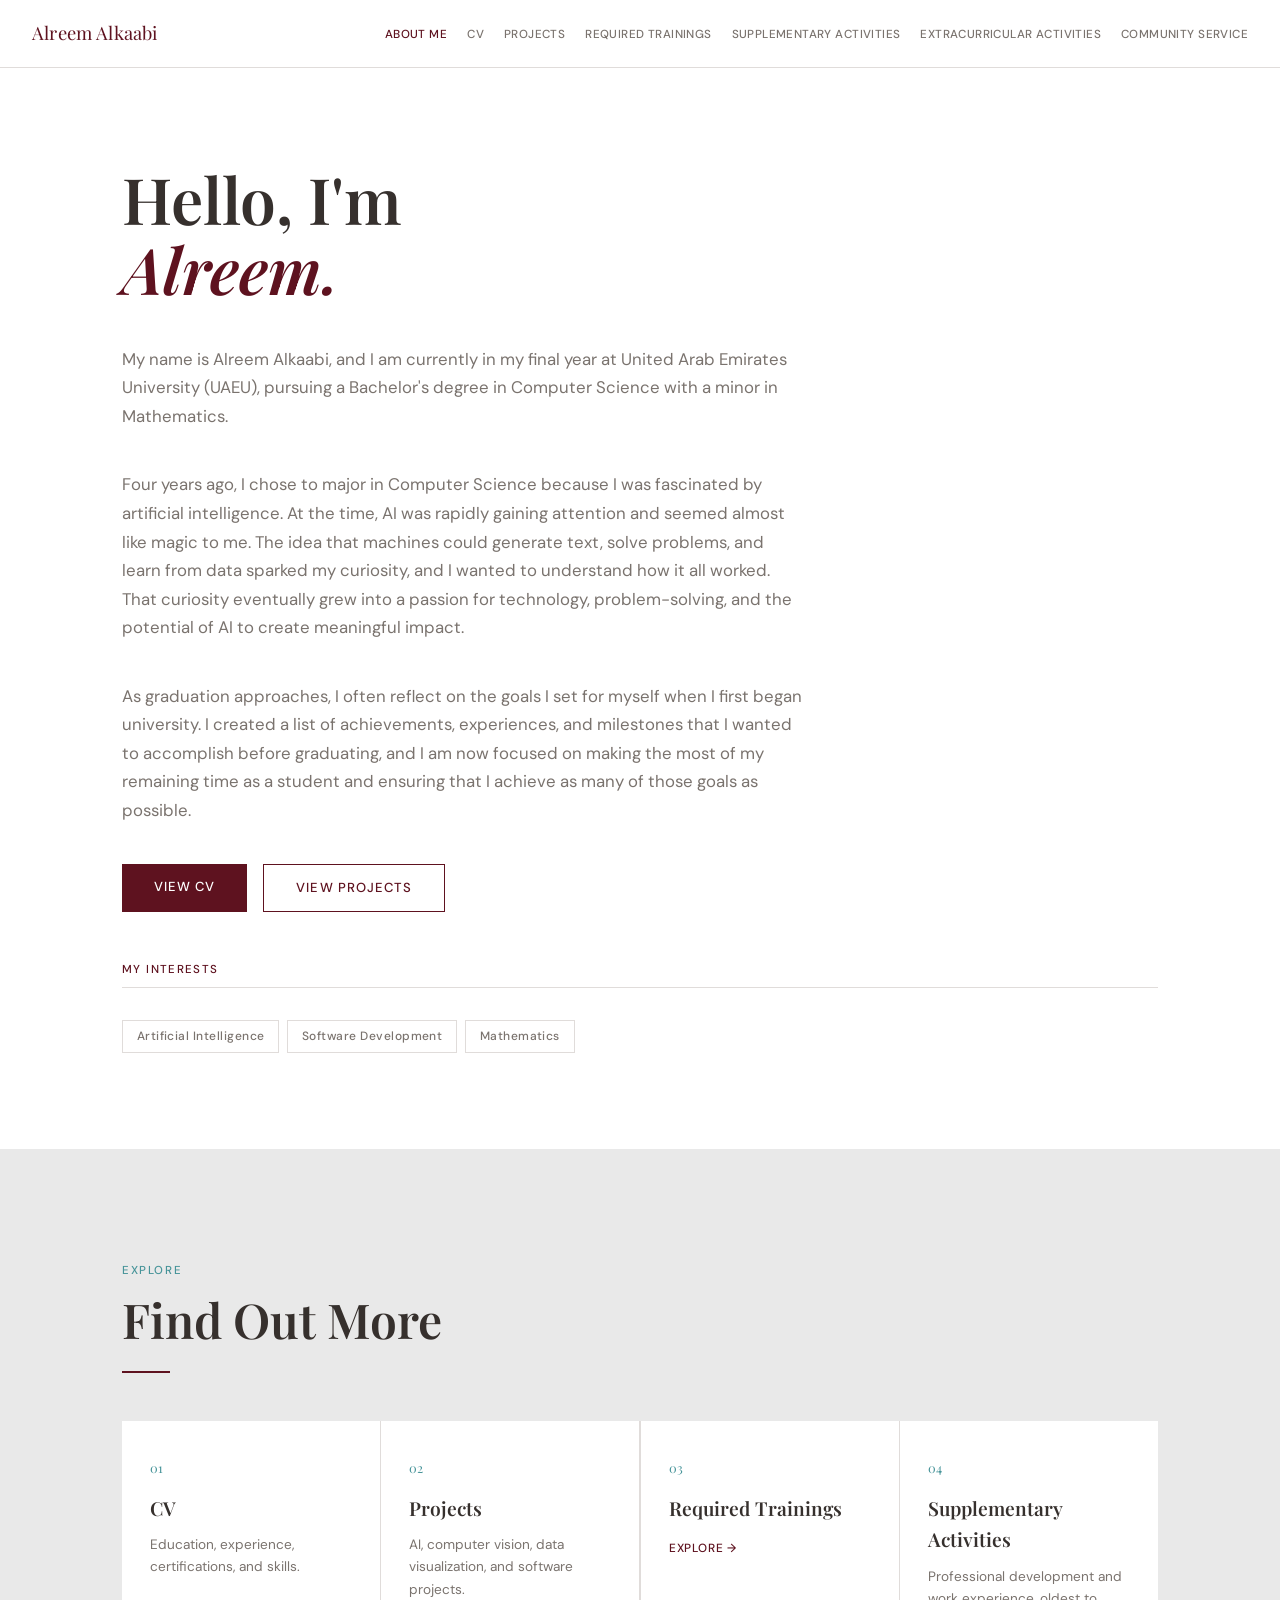
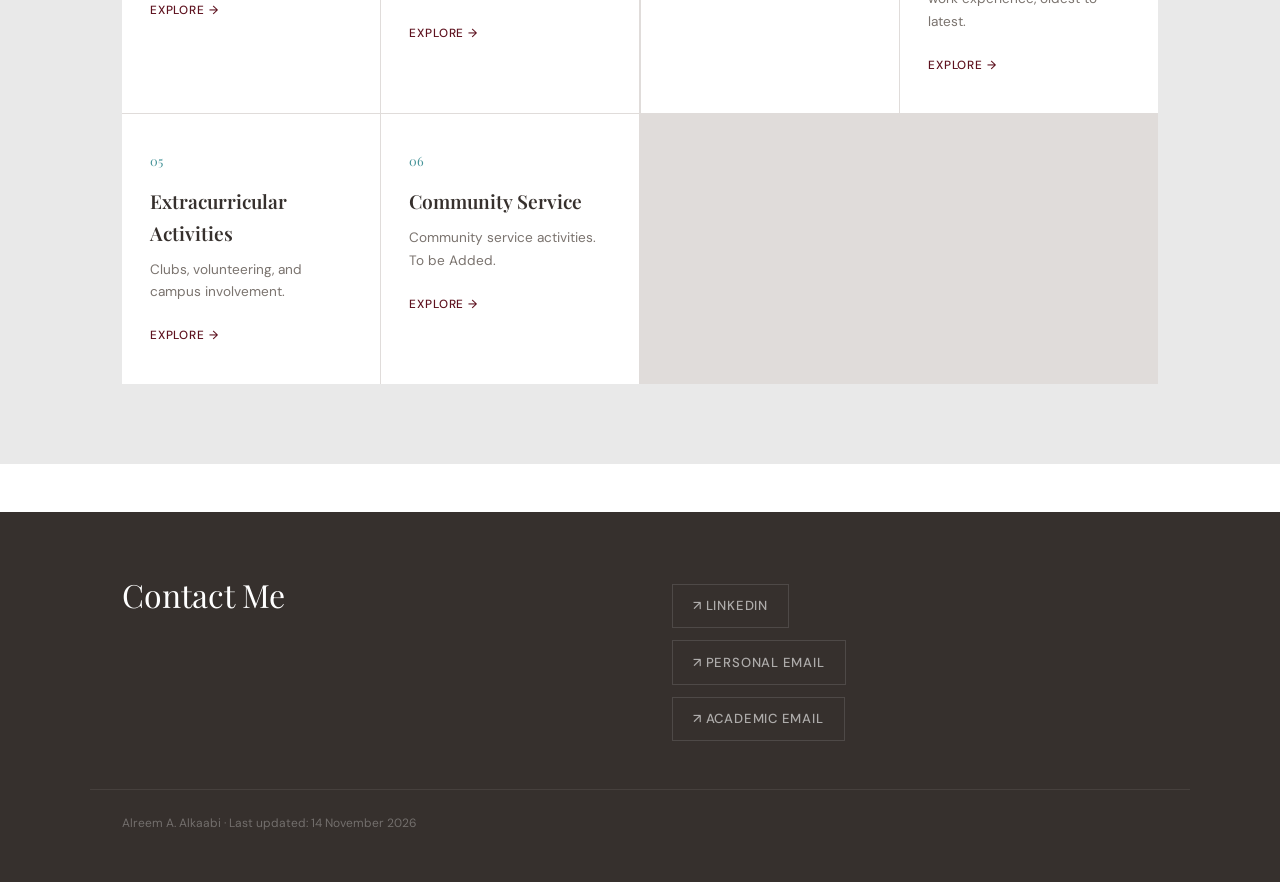
<file: index.html>
<!DOCTYPE html>
<html lang="en">
<head>
<meta charset="UTF-8">
<meta name="viewport" content="width=device-width, initial-scale=1.0">
<title>Alreem Alkaabi — Portfolio</title>
<meta name="description" content="Portfolio of Alreem Alkaabi, a Computer Science student at UAE University, featuring projects, work experience, and professional development.">
<meta name="robots" content="noindex, nofollow">
<link rel="stylesheet" href="styles.css?v=20261115-home-spacing">
</head>
<body>

<nav aria-label="Main navigation">
  <div class="nav-inner">
    <a href="index.html" class="nav-logo">Alreem Alkaabi</a>
    <ul class="nav-links">
      <li><a href="index.html" class="current" aria-current="page">About Me</a></li>
      <li><a href="cv.html">CV</a></li>
      <li><a href="projects.html">Projects</a></li>
      <li><a href="required-trainings.html">Required Trainings</a></li>
      <li><a href="supplementary-activities.html">Supplementary Activities</a></li>
      <li><a href="extracurricular.html">Extracurricular Activities</a></li>
      <li><a href="community-service.html">Community Service</a></li>
    </ul>
    <button class="nav-toggle" id="navToggle" aria-label="Open menu" aria-controls="navMobile" aria-expanded="false"><span></span><span></span><span></span></button>
  </div>
</nav>
<div class="nav-mobile" id="navMobile">
  <a href="index.html" class="current" aria-current="page">About Me</a>
  <a href="cv.html">CV</a>
  <a href="projects.html">Projects</a>
  <a href="required-trainings.html">Required Trainings</a>
  <a href="supplementary-activities.html">Supplementary Activities</a>
  <a href="extracurricular.html">Extracurricular Activities</a>
  <a href="community-service.html">Community Service</a>
</div>



<section id="home">
  <div class="container">
    <div class="hero-grid hero-text-only">
      <div>
 
        <h1 class="hero-name fade-in">Hello, I'm<br><em>Alreem.</em></h1>
        <p class="hero-desc fade-in">My name is Alreem Alkaabi, and I am currently in my final year at United Arab Emirates University (UAEU), pursuing a Bachelor's degree in Computer Science with a minor in Mathematics.</p>
        <p class="hero-desc fade-in">Four years ago, I chose to major in Computer Science because I was fascinated by artificial intelligence. At the time, AI was rapidly gaining attention and seemed almost like magic to me. The idea that machines could generate text, solve problems, and learn from data sparked my curiosity, and I wanted to understand how it all worked. That curiosity eventually grew into a passion for technology, problem-solving, and the potential of AI to create meaningful impact.</p>
        <p class="hero-desc fade-in">As graduation approaches, I often reflect on the goals I set for myself when I first began university. I created a list of achievements, experiences, and milestones that I wanted to accomplish before graduating, and I am now focused on making the most of my remaining time as a student and ensuring that I achieve as many of those goals as possible.</p>
        <div class="hero-cta-row fade-in">
          <a href="cv.html" class="hero-cta">View CV</a>
          <a href="projects.html" class="hero-cta outline">View Projects</a>
        </div>
    <div class="about-focus fade-in">
      <h2 class="cv-group-title">My Interests</h2>
      <div class="skills-row"><span class="skill-tag">Artificial Intelligence</span><span class="skill-tag">Software Development</span><span class="skill-tag">Mathematics</span></div>
    </div>

      </div>
    </div>

</div>
</section>

<section class="bg-ivory">
  <div class="container">
    <p class="section-label fade-in">Explore</p>
    <h2 class="section-title fade-in">Find Out More</h2>
    <div class="divider fade-in"></div>

    <div class="preview-grid fade-in">
      <a class="preview-card" href="cv.html">
        <div class="preview-num">01</div><div class="preview-title">CV</div>
        <div class="preview-desc">Education, experience, certifications, and skills.</div><span class="preview-link">Explore →</span>
      </a>
      <a class="preview-card" href="projects.html">
        <div class="preview-num">02</div><div class="preview-title">Projects</div>
        <div class="preview-desc">AI, computer vision, data visualization, and software projects.</div><span class="preview-link">Explore →</span>
      </a>
      <a class="preview-card" href="required-trainings.html">
        <div class="preview-num">03</div><div class="preview-title">Required Trainings</div>
        <span class="preview-link">Explore →</span>
      </a>
      <a class="preview-card" href="supplementary-activities.html">
        <div class="preview-num">04</div><div class="preview-title">Supplementary Activities</div>
        <div class="preview-desc">Professional development and work experience, oldest to latest.</div><span class="preview-link">Explore →</span>
      </a>
      <a class="preview-card" href="extracurricular.html">
        <div class="preview-num">05</div><div class="preview-title">Extracurricular Activities</div>
        <div class="preview-desc">Clubs, volunteering, and campus involvement.</div><span class="preview-link">Explore →</span>
      </a>
      <a class="preview-card" href="community-service.html">
        <div class="preview-num">06</div><div class="preview-title">Community Service</div>
        <div class="preview-desc">Community service activities. To be Added.</div><span class="preview-link">Explore →</span>
      </a>
    </div>
  </div>
</section>

<footer id="contact">
  <div class="footer-inner">
    <div class="footer-left">
      <h2>Contact Me</h2>
    </div>
    <div class="footer-links">
      <a class="footer-link" href="https://www.linkedin.com/in/alreem-alkaabi-2a18521ba/" target="_blank" rel="noopener">↗ LinkedIn</a>
      <a class="footer-link" href="mailto:alreemalkaabi5@gmail.com">↗ Personal Email</a>
      <a class="footer-link" href="mailto:202307361@uaeu.ac.ae">↗ Academic Email</a>
    </div>
  </div>
  <div class="footer-bottom">Alreem A. Alkaabi · Last updated: 14 November 2026</div>
</footer>

<script src="script.js"></script>
</body>
</html>
</file>
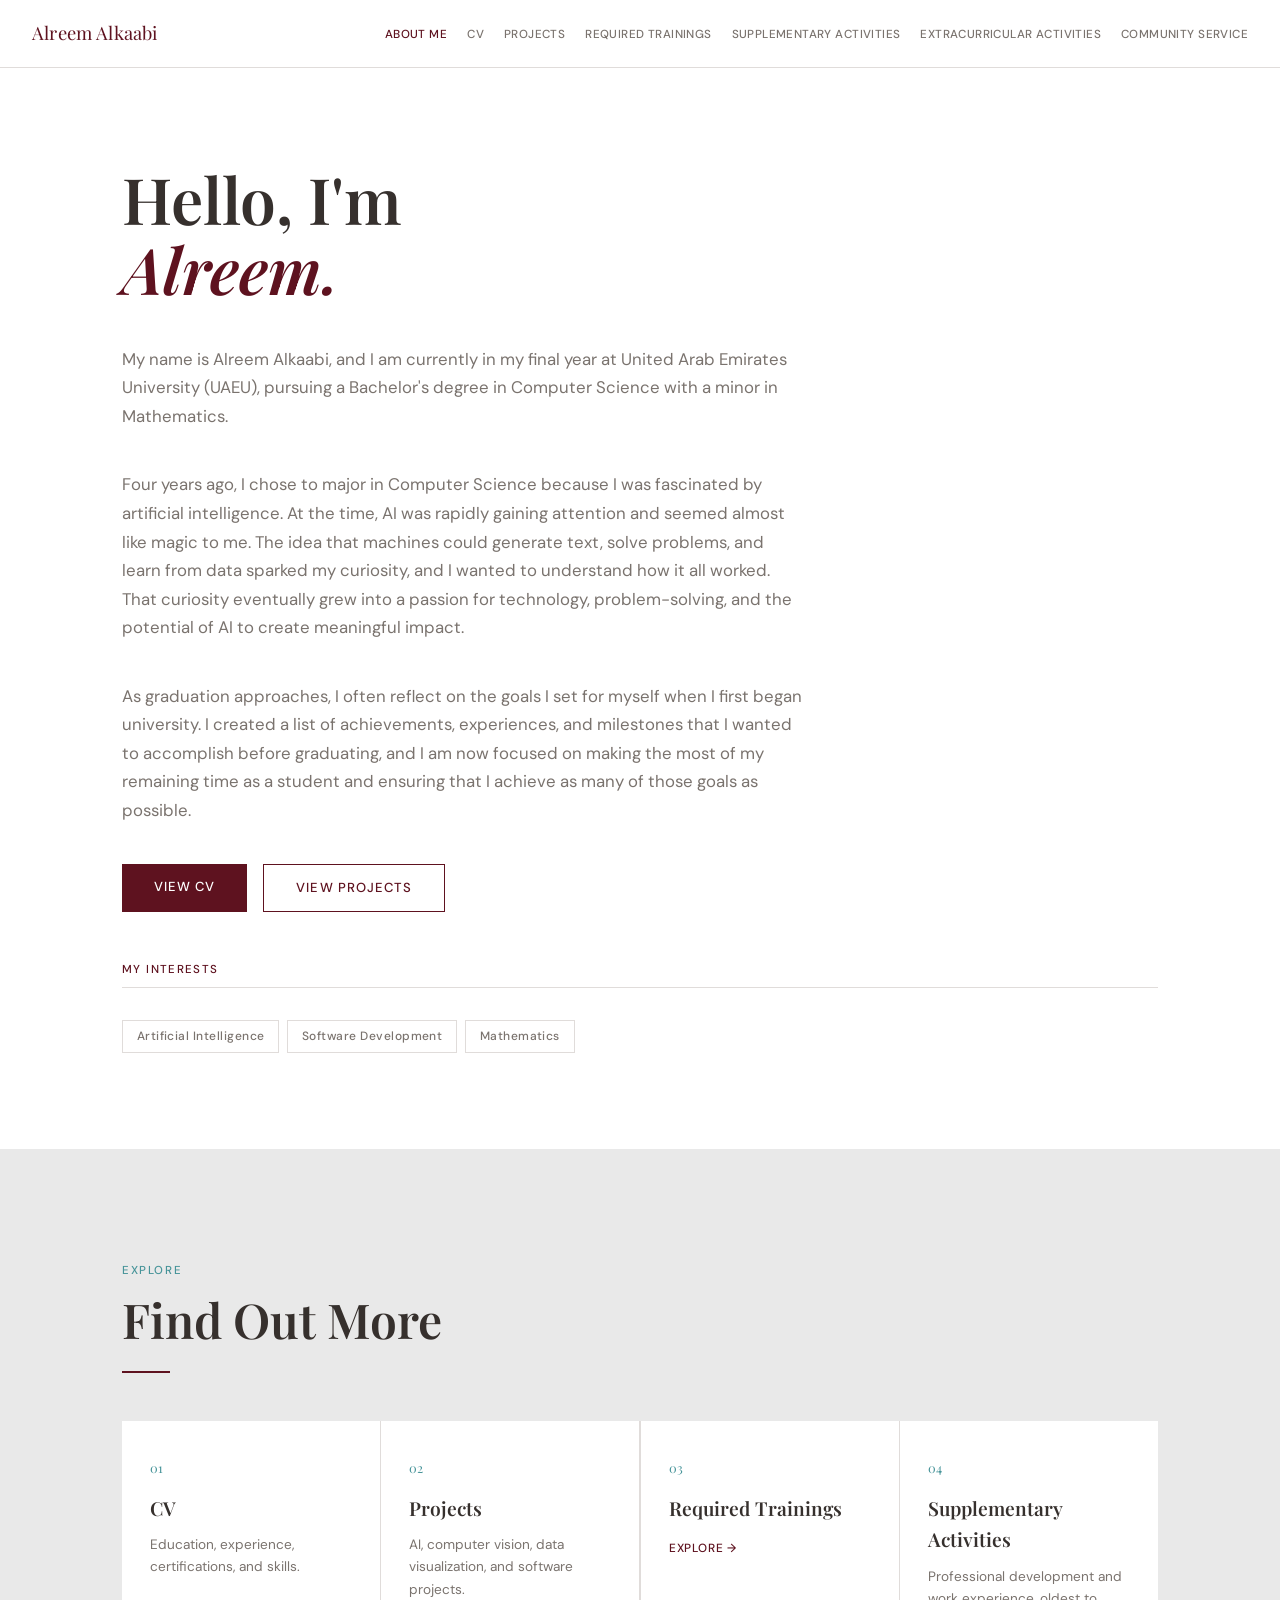
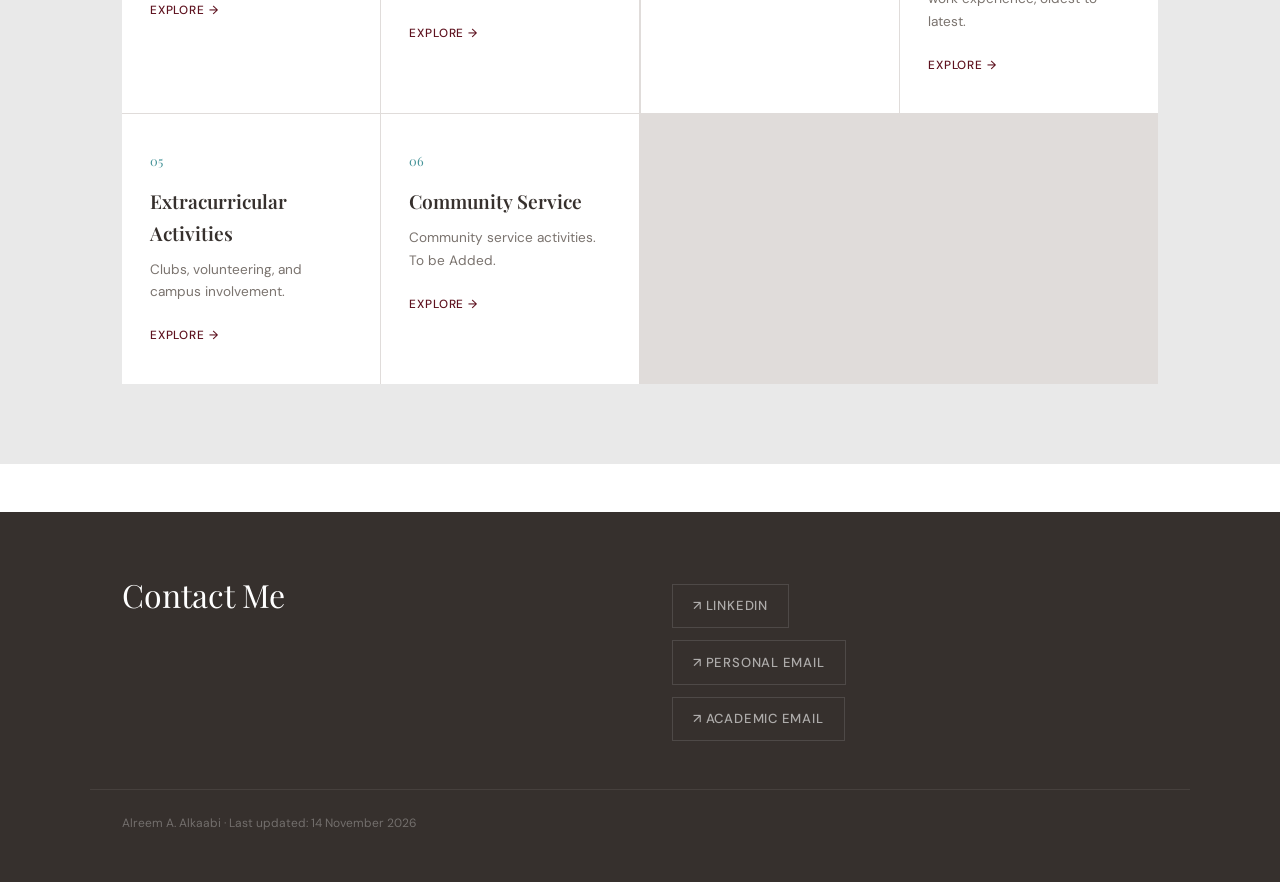
<file: about.html>
<!DOCTYPE html>
<html lang="en">
<head>
<meta charset="UTF-8">
<meta name="viewport" content="width=device-width, initial-scale=1.0">
<title>About Me — Alreem Alkaabi</title>
<meta http-equiv="refresh" content="0; url=index.html">
<link rel="canonical" href="index.html">
<script>location.replace('index.html' + location.hash);</script>
</head>
<body>
<main><h1>About Me</h1><p><a href="index.html">Continue to my homepage and introduction.</a></p></main>
</body>
</html>
</file>
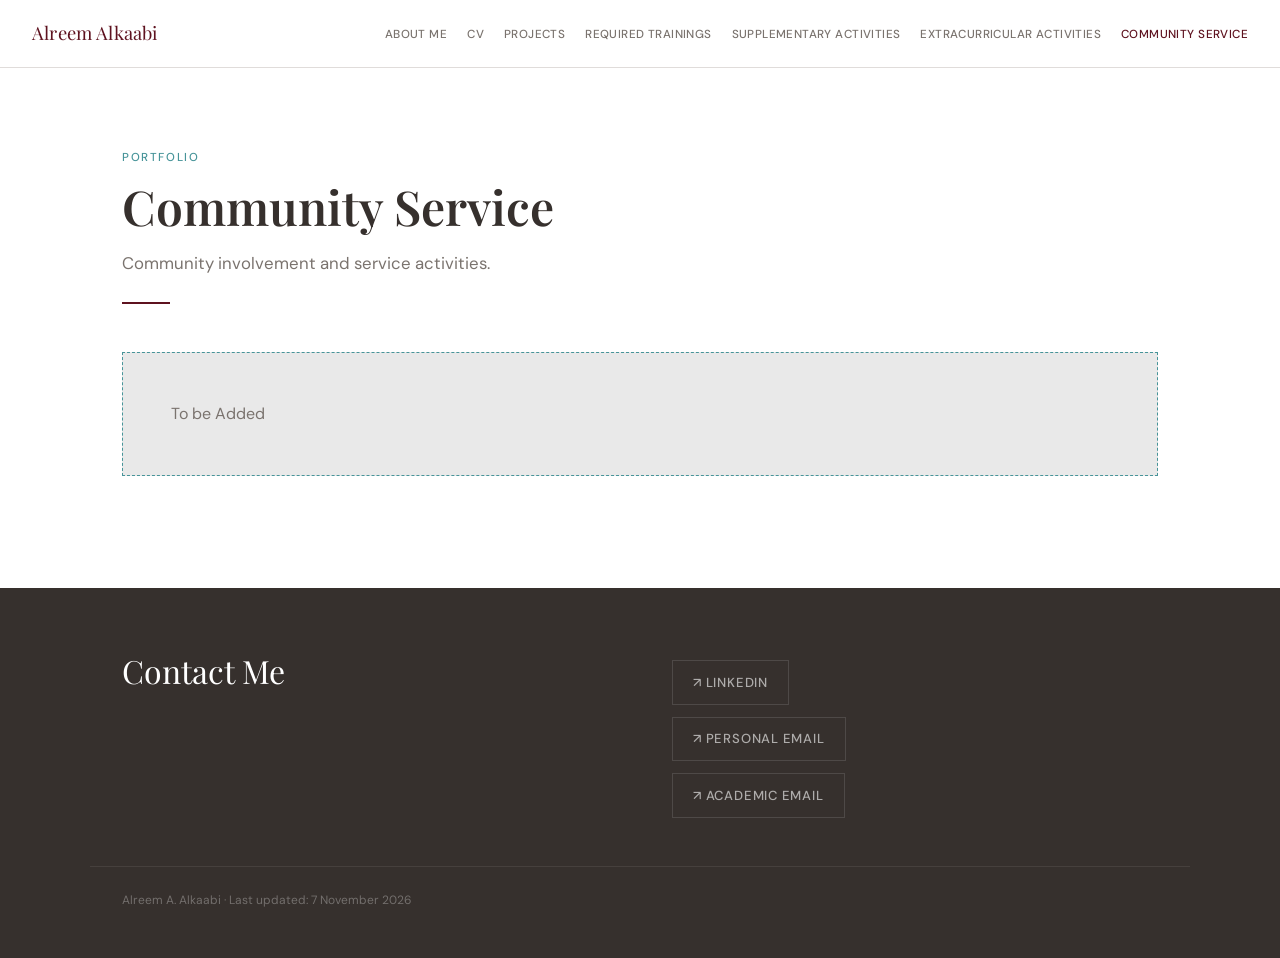
<file: community-service.html>
<!DOCTYPE html>
<html lang="en">
<head>
<meta charset="UTF-8">
<meta name="viewport" content="width=device-width, initial-scale=1.0">
<title>Community Service — Alreem Alkaabi</title>
<meta name="description" content="Community involvement and service activities.">
<meta name="robots" content="noindex, nofollow">
<link rel="stylesheet" href="styles.css?v=20261107-local">
</head>
<body>
<nav aria-label="Main navigation">
  <div class="nav-inner">
    <a href="index.html" class="nav-logo">Alreem Alkaabi</a>
    <ul class="nav-links">
      <li><a href="index.html">About Me</a></li>
      <li><a href="cv.html">CV</a></li>
      <li><a href="projects.html">Projects</a></li>
      <li><a href="required-trainings.html">Required Trainings</a></li>
      <li><a href="supplementary-activities.html">Supplementary Activities</a></li>
      <li><a href="extracurricular.html">Extracurricular Activities</a></li>
      <li><a href="community-service.html" class="current" aria-current="page">Community Service</a></li>
    </ul>
    <button class="nav-toggle" id="navToggle" aria-label="Open menu" aria-controls="navMobile" aria-expanded="false"><span></span><span></span><span></span></button>
  </div>
</nav>
<div class="nav-mobile" id="navMobile">
  <a href="index.html">About Me</a>
  <a href="cv.html">CV</a>
  <a href="projects.html">Projects</a>
  <a href="required-trainings.html">Required Trainings</a>
  <a href="supplementary-activities.html">Supplementary Activities</a>
  <a href="extracurricular.html">Extracurricular Activities</a>
  <a href="community-service.html" class="current" aria-current="page">Community Service</a>
</div>


<section class="page-hero">
  <div class="container">
    <p class="section-label fade-in">Portfolio</p>
    <h1 class="section-title fade-in">Community Service</h1>
    <p class="section-subtitle fade-in">Community involvement and service activities.</p>
    <div class="divider fade-in"></div>
    <div class="coming-soon fade-in"><p>To be Added</p></div>
  </div>
</section>
<footer id="contact">
  <div class="footer-inner">
    <div class="footer-left">
      <h2>Contact Me</h2>
    </div>
    <div class="footer-links">
      <a class="footer-link" href="https://www.linkedin.com/in/alreem-alkaabi-2a18521ba/" target="_blank" rel="noopener">↗ LinkedIn</a>
      <a class="footer-link" href="mailto:alreemalkaabi5@gmail.com">↗ Personal Email</a>
      <a class="footer-link" href="mailto:202307361@uaeu.ac.ae">↗ Academic Email</a>
    </div>
  </div>
  <div class="footer-bottom">Alreem A. Alkaabi · Last updated: 7 November 2026</div>
</footer>

<script src="script.js"></script>
</body>
</html>
</file>
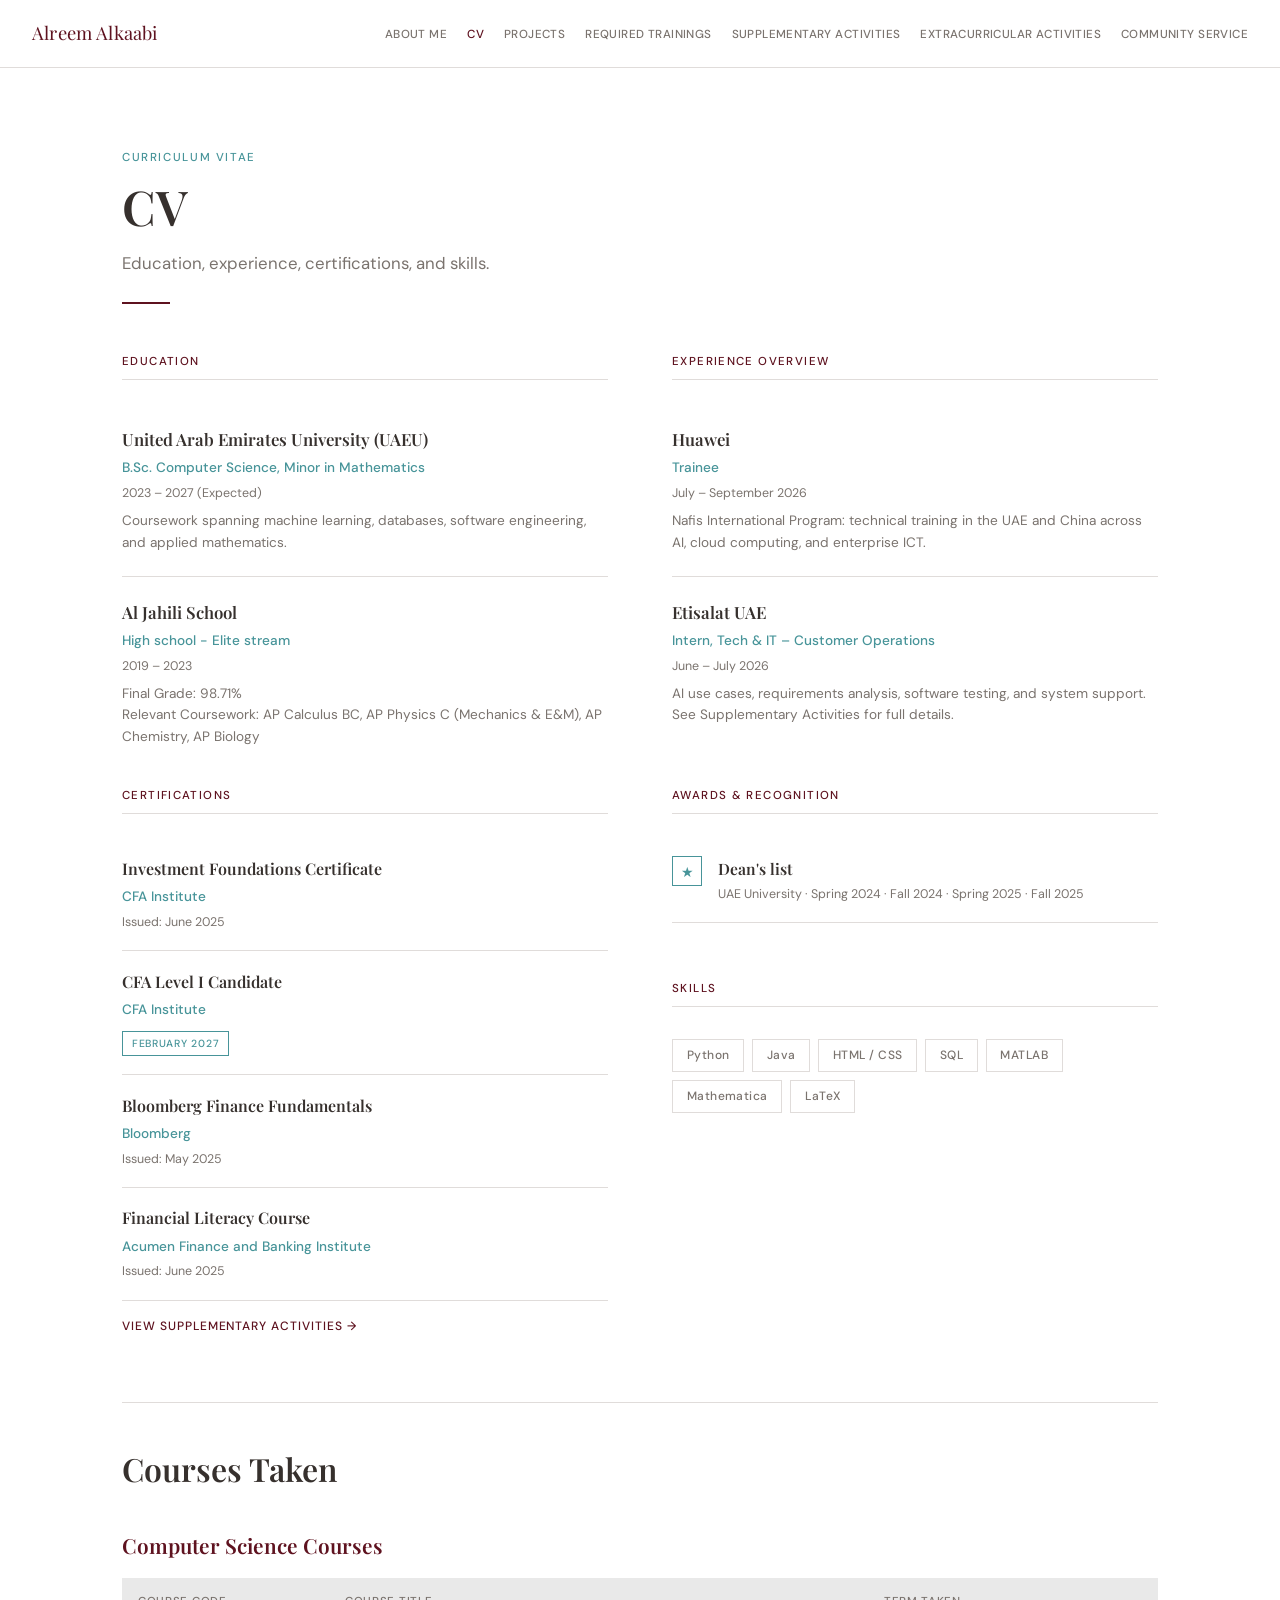
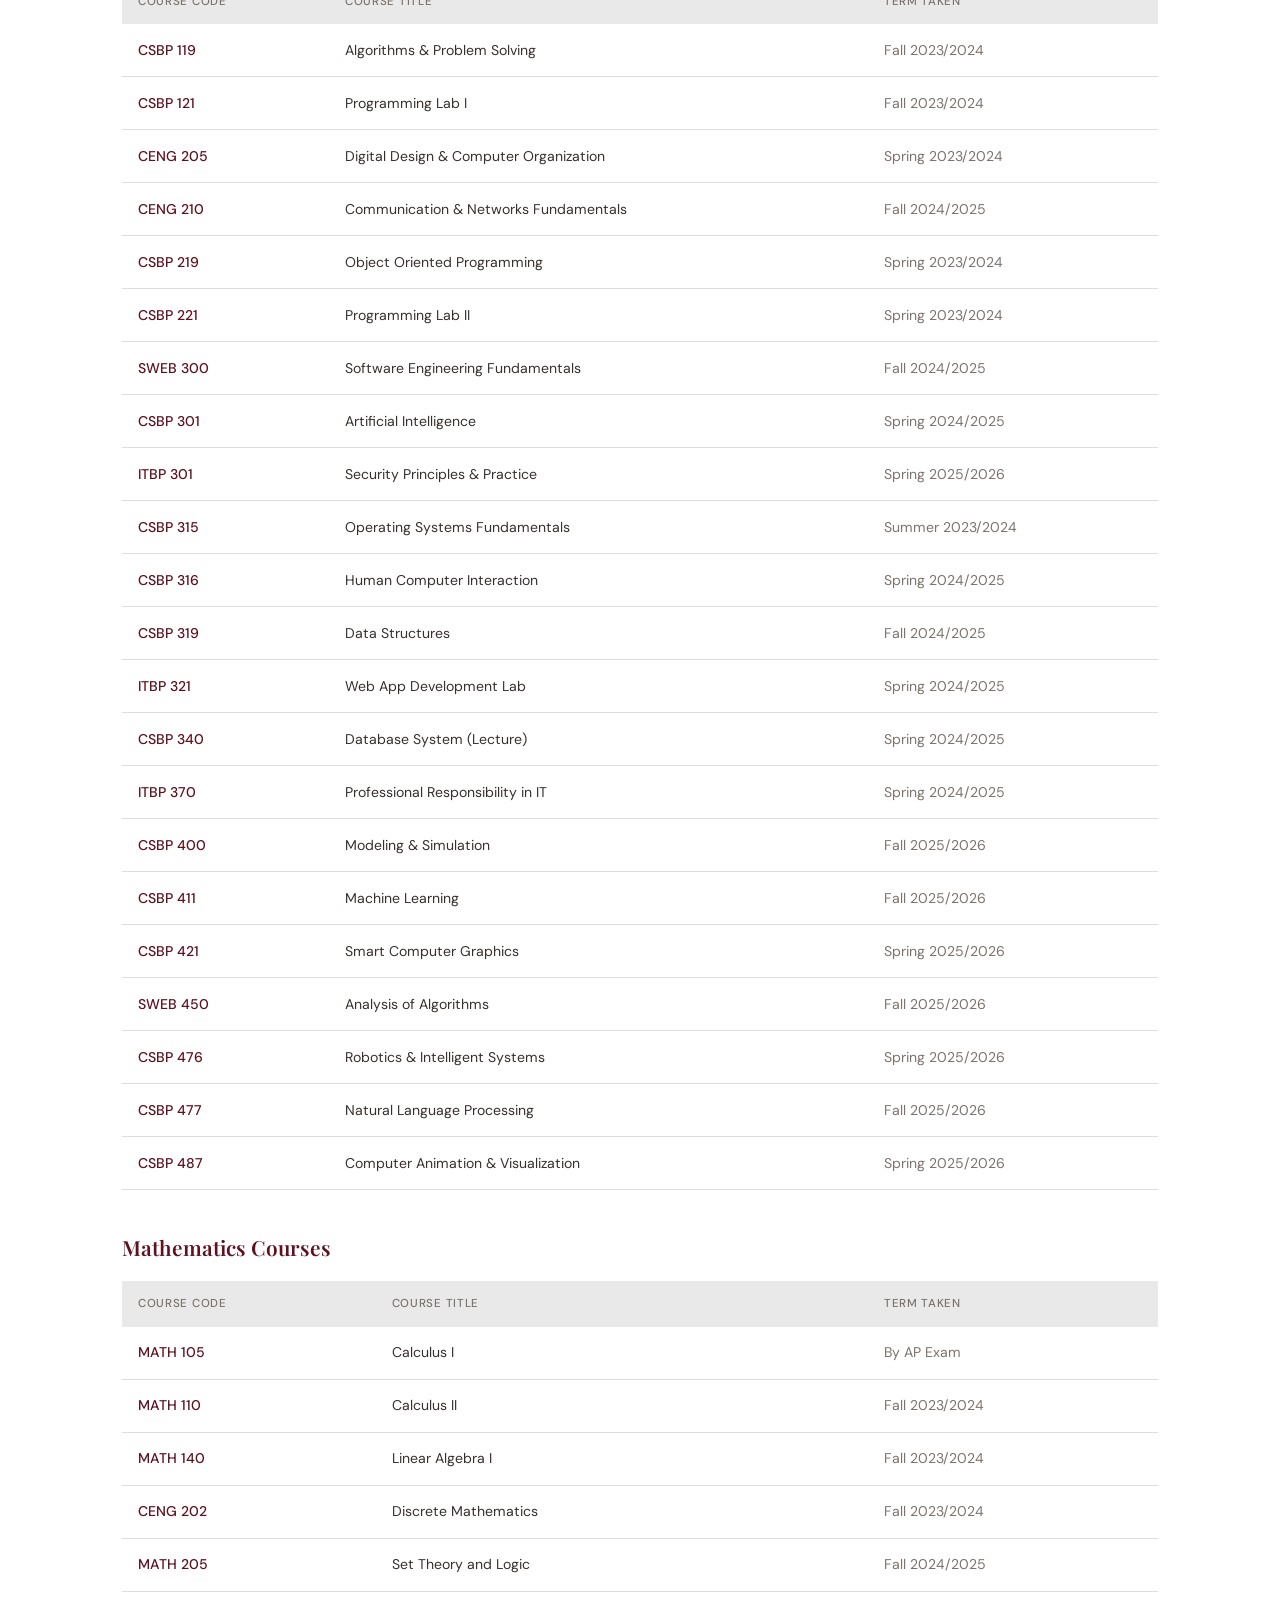
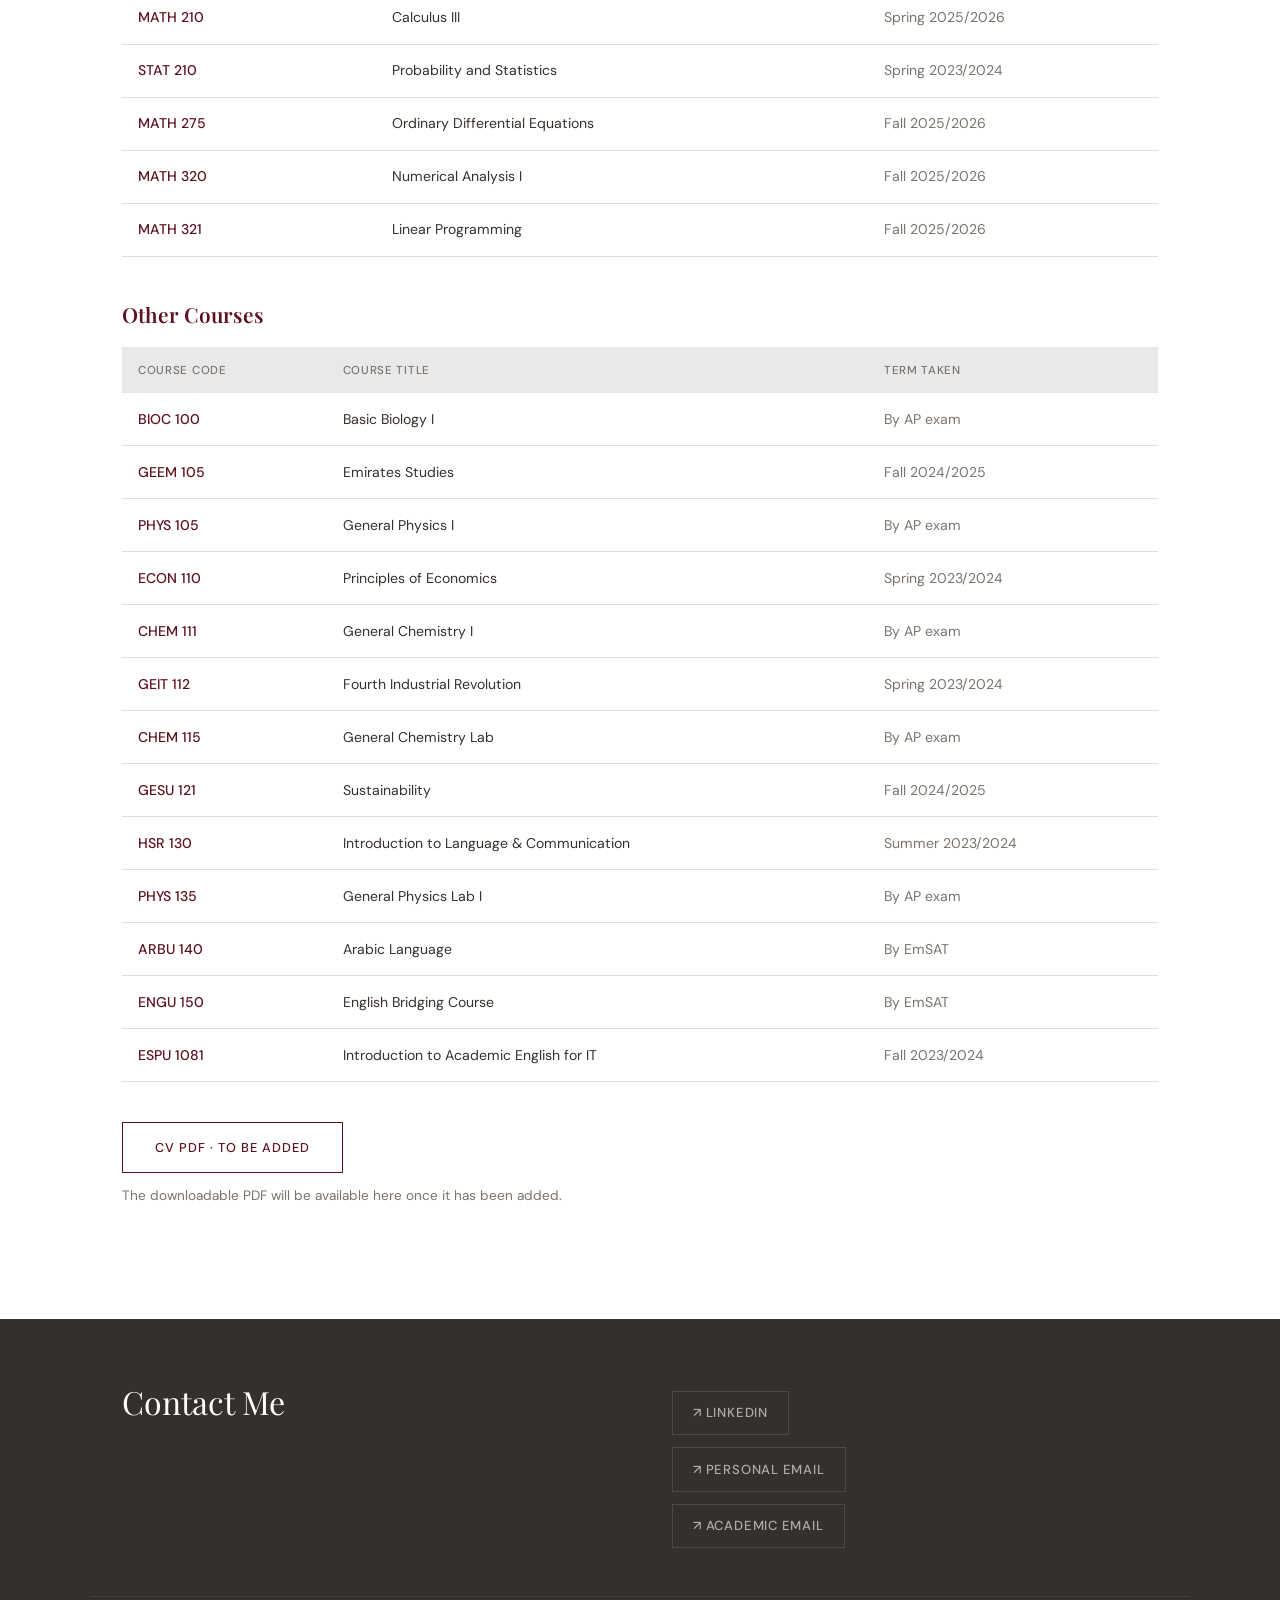
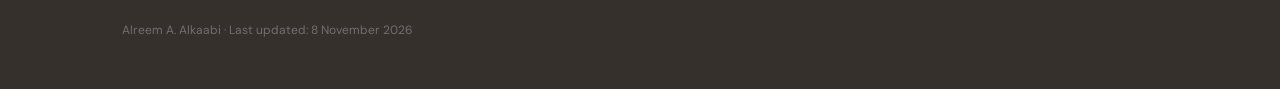
<file: cv.html>
<!DOCTYPE html>
<html lang="en">
<head>
<meta charset="UTF-8">
<meta name="viewport" content="width=device-width, initial-scale=1.0">
<title>CV — Alreem Alkaabi</title>
<meta name="description" content="Education, experience, certifications, and skills.">
<meta name="robots" content="noindex, nofollow">
<link rel="stylesheet" href="styles.css?v=20261108-courses">
</head>
<body>
<nav aria-label="Main navigation">
  <div class="nav-inner">
    <a href="index.html" class="nav-logo">Alreem Alkaabi</a>
    <ul class="nav-links">
      <li><a href="index.html">About Me</a></li>
      <li><a href="cv.html" class="current" aria-current="page">CV</a></li>
      <li><a href="projects.html">Projects</a></li>
      <li><a href="required-trainings.html">Required Trainings</a></li>
      <li><a href="supplementary-activities.html">Supplementary Activities</a></li>
      <li><a href="extracurricular.html">Extracurricular Activities</a></li>
      <li><a href="community-service.html">Community Service</a></li>
    </ul>
    <button class="nav-toggle" id="navToggle" aria-label="Open menu" aria-controls="navMobile" aria-expanded="false"><span></span><span></span><span></span></button>
  </div>
</nav>
<div class="nav-mobile" id="navMobile">
  <a href="index.html">About Me</a>
  <a href="cv.html" class="current" aria-current="page">CV</a>
  <a href="projects.html">Projects</a>
  <a href="required-trainings.html">Required Trainings</a>
  <a href="supplementary-activities.html">Supplementary Activities</a>
  <a href="extracurricular.html">Extracurricular Activities</a>
  <a href="community-service.html">Community Service</a>
</div>


<section class="page-hero">
  <div class="container">
    <p class="section-label fade-in">Curriculum Vitae</p>
    <h1 class="section-title fade-in">CV</h1>
    <p class="section-subtitle fade-in">Education, experience, certifications, and skills.</p>
    <div class="divider fade-in"></div>
    <div class="cv-grid">
      <div class="fade-in">
        <p class="cv-group-title">Education</p>

        <div class="edu-item">
          <div class="edu-school">United Arab Emirates University (UAEU)</div>
          <div class="edu-degree">B.Sc. Computer Science, Minor in Mathematics</div>
          <div class="edu-date">2023 – 2027 (Expected)</div>
          <div class="edu-detail">Coursework spanning machine learning, databases, software engineering, and applied mathematics.</div>
        </div>

        <div class="edu-item">
          <div class="edu-school">Al Jahili School</div>
          <div class="edu-degree">High school - Elite stream</div>
          <div class="edu-date">2019 – 2023</div>
          <div class="edu-detail">Final Grade: 98.71% </div>
          <div class="edu-detail">
            Relevant Coursework: AP Calculus BC, AP Physics C (Mechanics & E&M), AP Chemistry, AP Biology
          </div>
        </div>
      </div>

      <div class="fade-in">
        <p class="cv-group-title">Experience Overview</p>

        <div class="exp-item-sm">
          <div class="exp-org-sm">Huawei</div>
          <div class="exp-role-sm">Trainee</div>
          <div class="exp-date-sm">July – September 2026</div>
          <div class="exp-detail-sm">Nafis International Program: technical training in the UAE and China across AI, cloud computing, and enterprise ICT.</div>
        </div>

        <div class="exp-item-sm">
          <div class="exp-org-sm">Etisalat UAE</div>
          <div class="exp-role-sm">Intern, Tech &amp; IT – Customer Operations</div>
          <div class="exp-date-sm">June – July 2026</div>
          <div class="exp-detail-sm">AI use cases, requirements analysis, software testing, and system support. See Supplementary Activities for full details.</div>
        </div>
      </div>
    </div>

    <div class="cv-grid" style="margin-top: 1rem;">
      <div class="fade-in">
        <p class="cv-group-title">Certifications</p>

        <div class="cert-item">
          <div class="cert-name">Investment Foundations Certificate</div>
          <div class="cert-issuer">CFA Institute</div>
          <div class="cert-date">Issued: June 2025</div>
        </div>

        <div class="cert-item">
          <div class="cert-name">CFA Level I Candidate</div>
          <div class="cert-issuer">CFA Institute</div>
          <span class="cert-status">February 2027</span>
        </div>

        <div class="cert-item">
          <div class="cert-name">Bloomberg Finance Fundamentals</div>
          <div class="cert-issuer">Bloomberg</div>
          <div class="cert-date">Issued: May 2025</div>
        </div>

        <div class="cert-item">
          <div class="cert-name">Financial Literacy Course</div>
          <div class="cert-issuer">Acumen Finance and Banking Institute</div>
          <div class="cert-date">Issued: June 2025</div>
        </div>

<a href="supplementary-activities.html" class="project-link" style="margin-top: 1rem; display: inline-flex;">View Supplementary Activities →</a>
      </div>

      <div class="fade-in">
        <p class="cv-group-title">Awards & Recognition</p>

        <div class="award-item">
          <div class="award-mark">★</div>
          <div>
            <div class="award-name">Dean's list</div>
            <div class="award-meta">UAE University · Spring 2024 · Fall 2024 · Spring 2025 · Fall 2025 </div>
          </div>
        </div>


        <div class="skills-block">
          <p class="cv-group-title">Skills</p>
          <div class="skills-row">
            <span class="skill-tag">Python</span>
            <span class="skill-tag">Java</span>
            <span class="skill-tag">HTML / CSS</span>
            <span class="skill-tag">SQL</span>
            <span class="skill-tag">MATLAB</span>
            <span class="skill-tag">Mathematica</span>
            <span class="skill-tag">LaTeX</span>
          </div>
        </div>
      </div>
    </div>

    <section class="courses-section fade-in" id="courses-taken" aria-labelledby="courses-heading">
      <h2 class="section-title" id="courses-heading">Courses Taken</h2>
      <div class="course-group">
        <h3 class="course-group-title" id="course-group-0">Computer Science Courses</h3>
        <table class="course-table" aria-labelledby="course-group-0">
          <thead><tr><th scope="col">Course Code</th><th scope="col">Course Title</th><th scope="col">Term Taken</th></tr></thead>
          <tbody>
            <tr><td data-label="Code" class="course-code">CSBP 119</td><td data-label="Title">Algorithms &amp; Problem Solving</td><td data-label="Term">Fall 2023/2024</td></tr>
            <tr><td data-label="Code" class="course-code">CSBP 121</td><td data-label="Title">Programming Lab I</td><td data-label="Term">Fall 2023/2024</td></tr>
            <tr><td data-label="Code" class="course-code">CENG 205</td><td data-label="Title">Digital Design &amp; Computer Organization</td><td data-label="Term">Spring 2023/2024</td></tr>
            <tr><td data-label="Code" class="course-code">CENG 210</td><td data-label="Title">Communication &amp; Networks Fundamentals</td><td data-label="Term">Fall 2024/2025</td></tr>
            <tr><td data-label="Code" class="course-code">CSBP 219</td><td data-label="Title">Object Oriented Programming</td><td data-label="Term">Spring 2023/2024</td></tr>
            <tr><td data-label="Code" class="course-code">CSBP 221</td><td data-label="Title">Programming Lab II</td><td data-label="Term">Spring 2023/2024</td></tr>
            <tr><td data-label="Code" class="course-code">SWEB 300</td><td data-label="Title">Software Engineering Fundamentals</td><td data-label="Term">Fall 2024/2025</td></tr>
            <tr><td data-label="Code" class="course-code">CSBP 301</td><td data-label="Title">Artificial Intelligence</td><td data-label="Term">Spring 2024/2025</td></tr>
            <tr><td data-label="Code" class="course-code">ITBP 301</td><td data-label="Title">Security Principles &amp; Practice</td><td data-label="Term">Spring 2025/2026</td></tr>
            <tr><td data-label="Code" class="course-code">CSBP 315</td><td data-label="Title">Operating Systems Fundamentals</td><td data-label="Term">Summer 2023/2024</td></tr>
            <tr><td data-label="Code" class="course-code">CSBP 316</td><td data-label="Title">Human Computer Interaction</td><td data-label="Term">Spring 2024/2025</td></tr>
            <tr><td data-label="Code" class="course-code">CSBP 319</td><td data-label="Title">Data Structures</td><td data-label="Term">Fall 2024/2025</td></tr>
            <tr><td data-label="Code" class="course-code">ITBP 321</td><td data-label="Title">Web App Development Lab</td><td data-label="Term">Spring 2024/2025</td></tr>
            <tr><td data-label="Code" class="course-code">CSBP 340</td><td data-label="Title">Database System (Lecture)</td><td data-label="Term">Spring 2024/2025</td></tr>
            <tr><td data-label="Code" class="course-code">ITBP 370</td><td data-label="Title">Professional Responsibility in IT</td><td data-label="Term">Spring 2024/2025</td></tr>
            <tr><td data-label="Code" class="course-code">CSBP 400</td><td data-label="Title">Modeling &amp; Simulation</td><td data-label="Term">Fall 2025/2026</td></tr>
            <tr><td data-label="Code" class="course-code">CSBP 411</td><td data-label="Title">Machine Learning</td><td data-label="Term">Fall 2025/2026</td></tr>
            <tr><td data-label="Code" class="course-code">CSBP 421</td><td data-label="Title">Smart Computer Graphics</td><td data-label="Term">Spring 2025/2026</td></tr>
            <tr><td data-label="Code" class="course-code">SWEB 450</td><td data-label="Title">Analysis of Algorithms</td><td data-label="Term">Fall 2025/2026</td></tr>
            <tr><td data-label="Code" class="course-code">CSBP 476</td><td data-label="Title">Robotics &amp; Intelligent Systems</td><td data-label="Term">Spring 2025/2026</td></tr>
            <tr><td data-label="Code" class="course-code">CSBP 477</td><td data-label="Title">Natural Language Processing</td><td data-label="Term">Fall 2025/2026</td></tr>
            <tr><td data-label="Code" class="course-code">CSBP 487</td><td data-label="Title">Computer Animation &amp; Visualization</td><td data-label="Term">Spring 2025/2026</td></tr>
          </tbody>
        </table>
      </div>
      <div class="course-group">
        <h3 class="course-group-title" id="course-group-1">Mathematics Courses</h3>
        <table class="course-table" aria-labelledby="course-group-1">
          <thead><tr><th scope="col">Course Code</th><th scope="col">Course Title</th><th scope="col">Term Taken</th></tr></thead>
          <tbody>
            <tr><td data-label="Code" class="course-code">MATH 105</td><td data-label="Title">Calculus I</td><td data-label="Term">By AP Exam</td></tr>
            <tr><td data-label="Code" class="course-code">MATH 110</td><td data-label="Title">Calculus II</td><td data-label="Term">Fall 2023/2024</td></tr>
            <tr><td data-label="Code" class="course-code">MATH 140</td><td data-label="Title">Linear Algebra I</td><td data-label="Term">Fall 2023/2024</td></tr>
            <tr><td data-label="Code" class="course-code">CENG 202</td><td data-label="Title">Discrete Mathematics</td><td data-label="Term">Fall 2023/2024</td></tr>
            <tr><td data-label="Code" class="course-code">MATH 205</td><td data-label="Title">Set Theory and Logic</td><td data-label="Term">Fall 2024/2025</td></tr>
            <tr><td data-label="Code" class="course-code">MATH 210</td><td data-label="Title">Calculus III</td><td data-label="Term">Spring 2025/2026</td></tr>
            <tr><td data-label="Code" class="course-code">STAT 210</td><td data-label="Title">Probability and Statistics</td><td data-label="Term">Spring 2023/2024</td></tr>
            <tr><td data-label="Code" class="course-code">MATH 275</td><td data-label="Title">Ordinary Differential Equations</td><td data-label="Term">Fall 2025/2026</td></tr>
            <tr><td data-label="Code" class="course-code">MATH 320</td><td data-label="Title">Numerical Analysis I</td><td data-label="Term">Fall 2025/2026</td></tr>
            <tr><td data-label="Code" class="course-code">MATH 321</td><td data-label="Title">Linear Programming</td><td data-label="Term">Fall 2025/2026</td></tr>
          </tbody>
        </table>
      </div>
      <div class="course-group">
        <h3 class="course-group-title" id="course-group-2">Other Courses</h3>
        <table class="course-table" aria-labelledby="course-group-2">
          <thead><tr><th scope="col">Course Code</th><th scope="col">Course Title</th><th scope="col">Term Taken</th></tr></thead>
          <tbody>
            <tr><td data-label="Code" class="course-code">BIOC 100</td><td data-label="Title">Basic Biology I</td><td data-label="Term">By AP exam</td></tr>
            <tr><td data-label="Code" class="course-code">GEEM 105</td><td data-label="Title">Emirates Studies</td><td data-label="Term">Fall 2024/2025</td></tr>
            <tr><td data-label="Code" class="course-code">PHYS 105</td><td data-label="Title">General Physics I</td><td data-label="Term">By AP exam</td></tr>
            <tr><td data-label="Code" class="course-code">ECON 110</td><td data-label="Title">Principles of Economics</td><td data-label="Term">Spring 2023/2024</td></tr>
            <tr><td data-label="Code" class="course-code">CHEM 111</td><td data-label="Title">General Chemistry I</td><td data-label="Term">By AP exam</td></tr>
            <tr><td data-label="Code" class="course-code">GEIT 112</td><td data-label="Title">Fourth Industrial Revolution</td><td data-label="Term">Spring 2023/2024</td></tr>
            <tr><td data-label="Code" class="course-code">CHEM 115</td><td data-label="Title">General Chemistry Lab</td><td data-label="Term">By AP exam</td></tr>
            <tr><td data-label="Code" class="course-code">GESU 121</td><td data-label="Title">Sustainability</td><td data-label="Term">Fall 2024/2025</td></tr>
            <tr><td data-label="Code" class="course-code">HSR 130</td><td data-label="Title">Introduction to Language &amp; Communication</td><td data-label="Term">Summer 2023/2024</td></tr>
            <tr><td data-label="Code" class="course-code">PHYS 135</td><td data-label="Title">General Physics Lab I</td><td data-label="Term">By AP exam</td></tr>
            <tr><td data-label="Code" class="course-code">ARBU 140</td><td data-label="Title">Arabic Language</td><td data-label="Term">By EmSAT</td></tr>
            <tr><td data-label="Code" class="course-code">ENGU 150</td><td data-label="Title">English Bridging Course</td><td data-label="Term">By EmSAT</td></tr>
            <tr><td data-label="Code" class="course-code">ESPU 1081</td><td data-label="Title">Introduction to Academic English for IT</td><td data-label="Term">Fall 2023/2024</td></tr>
          </tbody>
        </table>
      </div>
    </section>

    <span class="cv-download cv-download-pending fade-in" aria-disabled="true">CV PDF · To be Added</span>

    <p class="document-note fade-in">The downloadable PDF will be available here once it has been added.</p>
  </div>
</section>
<footer id="contact">
  <div class="footer-inner">
    <div class="footer-left">
      <h2>Contact Me</h2>
    </div>
    <div class="footer-links">
      <a class="footer-link" href="https://www.linkedin.com/in/alreem-alkaabi-2a18521ba/" target="_blank" rel="noopener">↗ LinkedIn</a>
      <a class="footer-link" href="mailto:alreemalkaabi5@gmail.com">↗ Personal Email</a>
      <a class="footer-link" href="mailto:202307361@uaeu.ac.ae">↗ Academic Email</a>
    </div>
  </div>
  <div class="footer-bottom">Alreem A. Alkaabi · Last updated: 8 November 2026</div>
</footer>

<script src="script.js"></script>
</body>
</html>
</file>
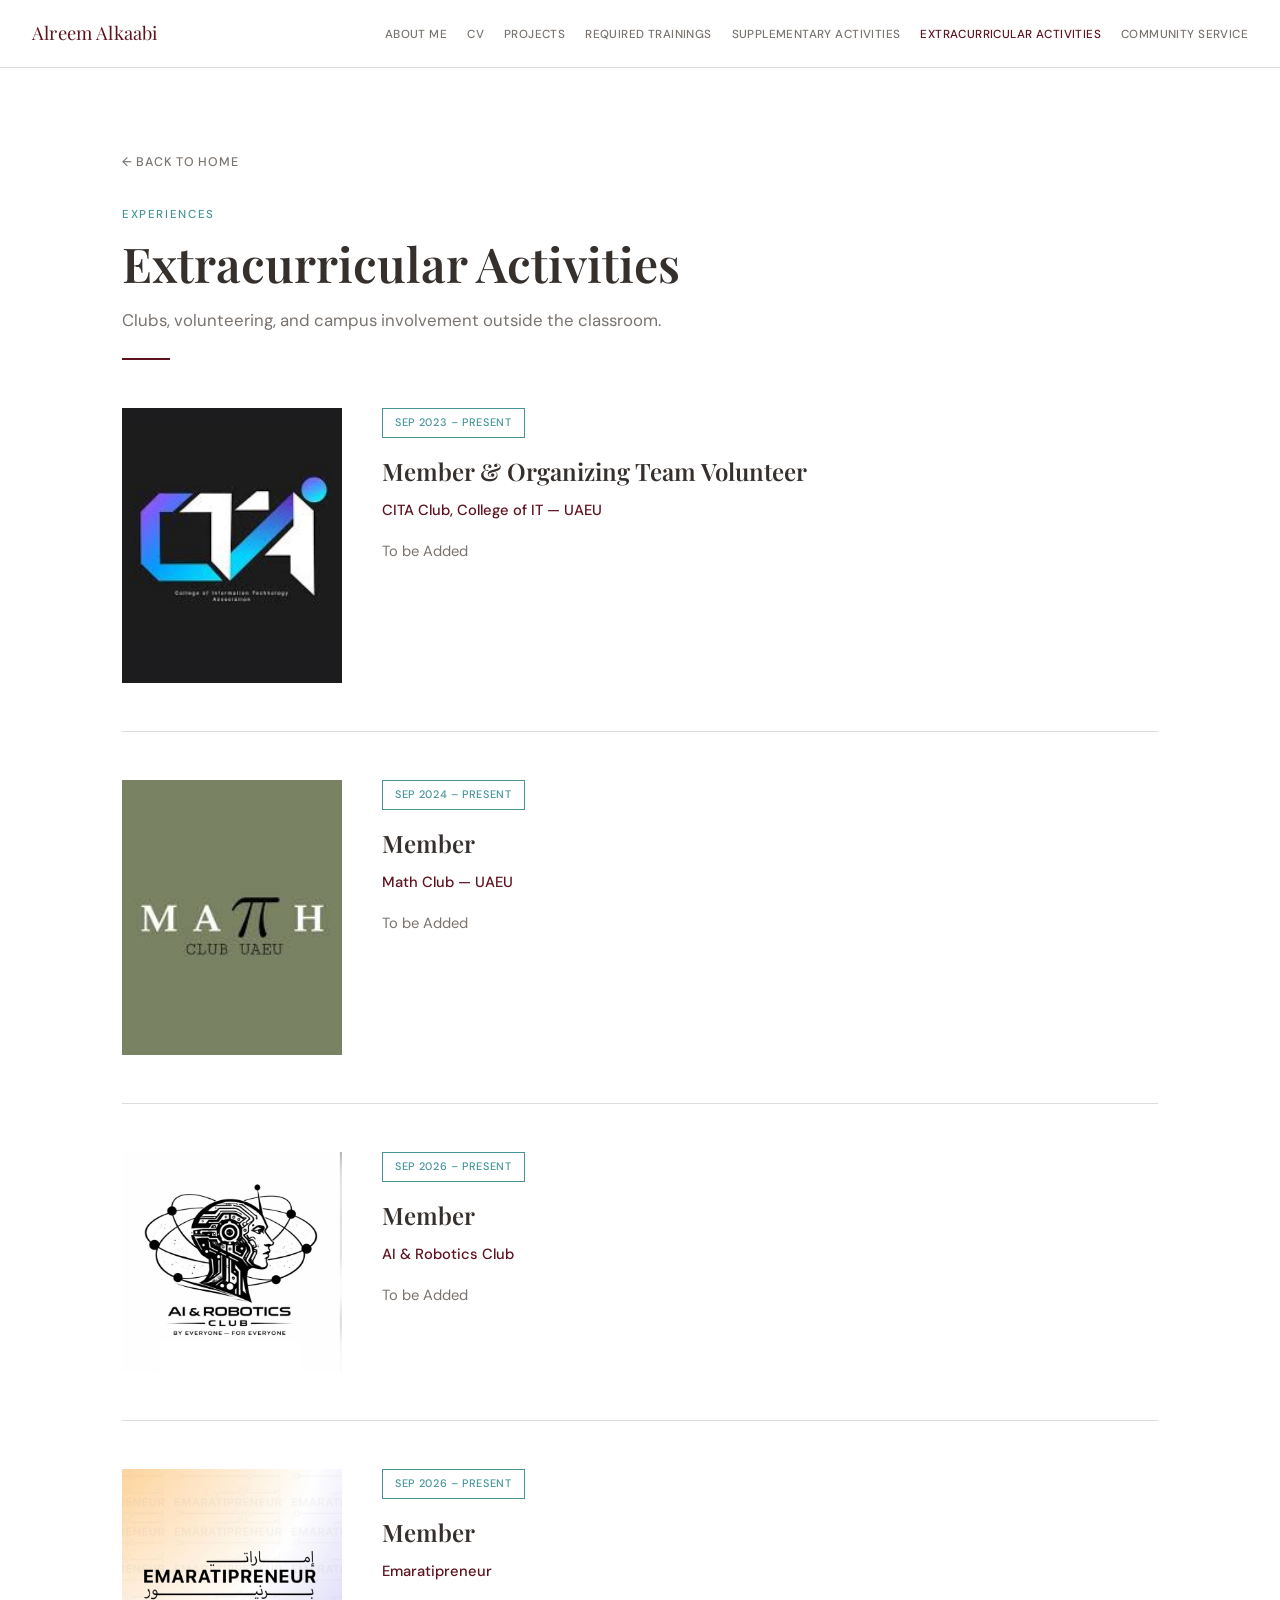
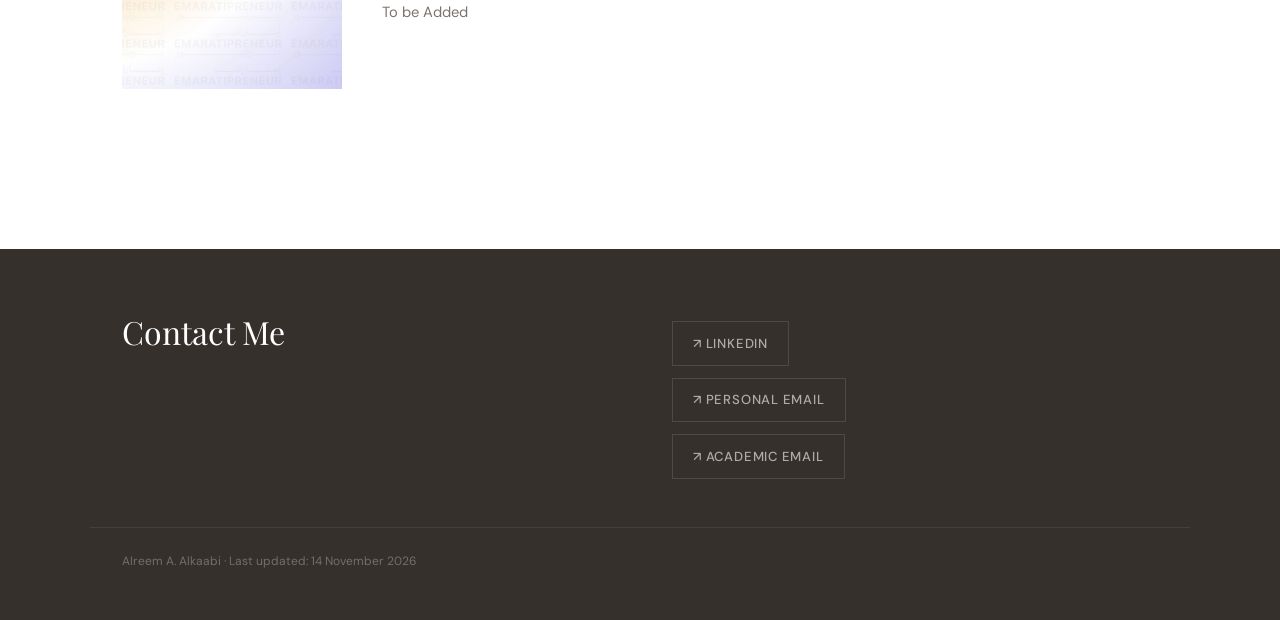
<file: extracurricular.html>
<!DOCTYPE html>
<html lang="en">
<head>
<meta charset="UTF-8">
<meta name="viewport" content="width=device-width, initial-scale=1.0">
<title>Extracurricular Activities — Alreem Alkaabi</title>
<meta name="description" content="Extracurricular activities and clubs Alreem Alkaabi is involved in at UAE University, including CITA Club and Math Club.">
<meta name="robots" content="noindex, nofollow">
<link rel="stylesheet" href="styles.css?v=20261114-clubs">
</head>
<body>

<nav aria-label="Main navigation">
  <div class="nav-inner">
    <a href="index.html" class="nav-logo">Alreem Alkaabi</a>
    <ul class="nav-links">
      <li><a href="index.html">About Me</a></li>
      <li><a href="cv.html">CV</a></li>
      <li><a href="projects.html">Projects</a></li>
      <li><a href="required-trainings.html">Required Trainings</a></li>
      <li><a href="supplementary-activities.html">Supplementary Activities</a></li>
      <li><a href="extracurricular.html" class="current" aria-current="page">Extracurricular Activities</a></li>
      <li><a href="community-service.html">Community Service</a></li>
    </ul>
    <button class="nav-toggle" id="navToggle" aria-label="Open menu" aria-controls="navMobile" aria-expanded="false"><span></span><span></span><span></span></button>
  </div>
</nav>
<div class="nav-mobile" id="navMobile">
  <a href="index.html">About Me</a>
  <a href="cv.html">CV</a>
  <a href="projects.html">Projects</a>
  <a href="required-trainings.html">Required Trainings</a>
  <a href="supplementary-activities.html">Supplementary Activities</a>
  <a href="extracurricular.html" class="current" aria-current="page">Extracurricular Activities</a>
  <a href="community-service.html">Community Service</a>
</div>



<section class="page-hero">
  <div class="container">
    <a href="index.html" class="back-link fade-in">← Back to Home</a>
    <p class="section-label fade-in">Experiences</p>
    <h2 class="section-title fade-in">Extracurricular Activities</h2>
    <p class="section-subtitle fade-in">Clubs, volunteering, and campus involvement outside the classroom.</p>
    <div class="divider fade-in"></div>

    <div class="entry-list">

      <div class="entry-card fade-in">
        <div class="entry-photo">
          <img src="images/cita.jpeg" alt="CITA Club">
          <!-- Replace with: <img src="path-to-photo.jpg" alt="CITA Club"> -->
        </div>
        <div>
          <div class="entry-meta-row">
            <span class="entry-pill accent">Sep 2023 – Present</span>
          </div>
          <h3 class="entry-title">Member & Organizing Team Volunteer</h3>
          <div class="entry-org">CITA Club, College of IT — UAEU</div>
          <div class="entry-body"><p>To be Added</p></div>
        </div>
      </div>

      <div class="entry-card fade-in">
        <div class="entry-photo">
          <img src="images/math.jpeg" alt="Math Club">
          <!-- Replace with: <img src="path-to-photo.jpg" alt="Math Club"> -->
        </div>
        <div>
          <div class="entry-meta-row">
            <span class="entry-pill accent">Sep 2024 – Present</span>
          </div>
          <h3 class="entry-title">Member</h3>
          <div class="entry-org">Math Club — UAEU</div>
          <div class="entry-body"><p>To be Added</p></div>
        </div>
      </div>

      <div class="entry-card fade-in">
        <div class="entry-photo club-logo">
          <img src="images/ai-robotics-club.jpeg" alt="AI &amp; Robotics Club logo" width="640" height="640" loading="lazy">
        </div>
        <div>
          <div class="entry-meta-row">
            <span class="entry-pill accent">Sep 2026 – Present</span>
          </div>
          <h3 class="entry-title">Member</h3>
          <div class="entry-org">AI &amp; Robotics Club</div>
          <div class="entry-body"><p>To be Added</p></div>
        </div>
      </div>

      <div class="entry-card fade-in">
        <div class="entry-photo club-logo">
          <img src="images/emaratipreneur.jpeg" alt="Emaratipreneur logo" width="640" height="640" loading="lazy">
        </div>
        <div>
          <div class="entry-meta-row">
            <span class="entry-pill accent">Sep 2026 – Present</span>
          </div>
          <h3 class="entry-title">Member</h3>
          <div class="entry-org">Emaratipreneur</div>
          <div class="entry-body"><p>To be Added</p></div>
        </div>
      </div>
    </div>
  </div>
</section>

<footer id="contact">
  <div class="footer-inner">
    <div class="footer-left">
      <h2>Contact Me</h2>
    </div>
    <div class="footer-links">
      <a class="footer-link" href="https://www.linkedin.com/in/alreem-alkaabi-2a18521ba/" target="_blank" rel="noopener">↗ LinkedIn</a>
      <a class="footer-link" href="mailto:alreemalkaabi5@gmail.com">↗ Personal Email</a>
      <a class="footer-link" href="mailto:202307361@uaeu.ac.ae">↗ Academic Email</a>
    </div>
  </div>
  <div class="footer-bottom">Alreem A. Alkaabi · Last updated: 14 November 2026</div>
</footer>

<script src="script.js"></script>
</body>
</html>
</file>
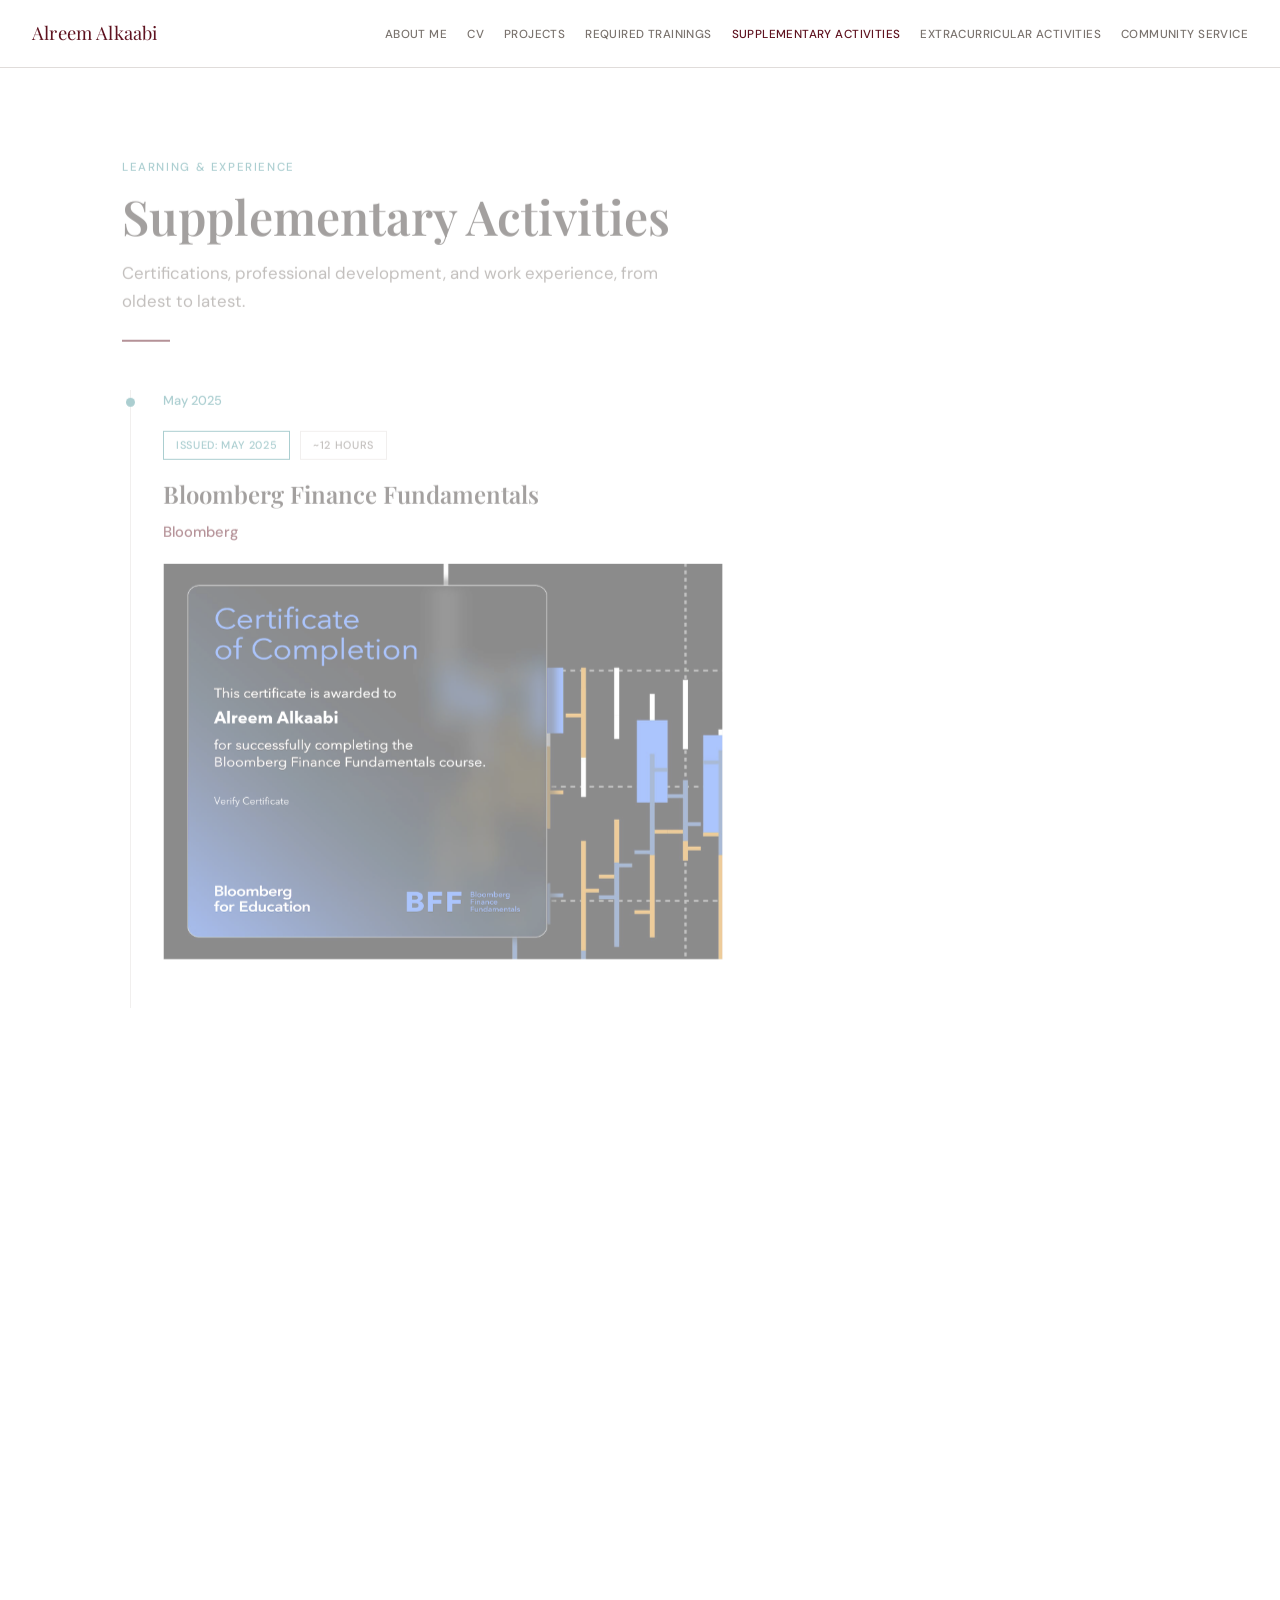
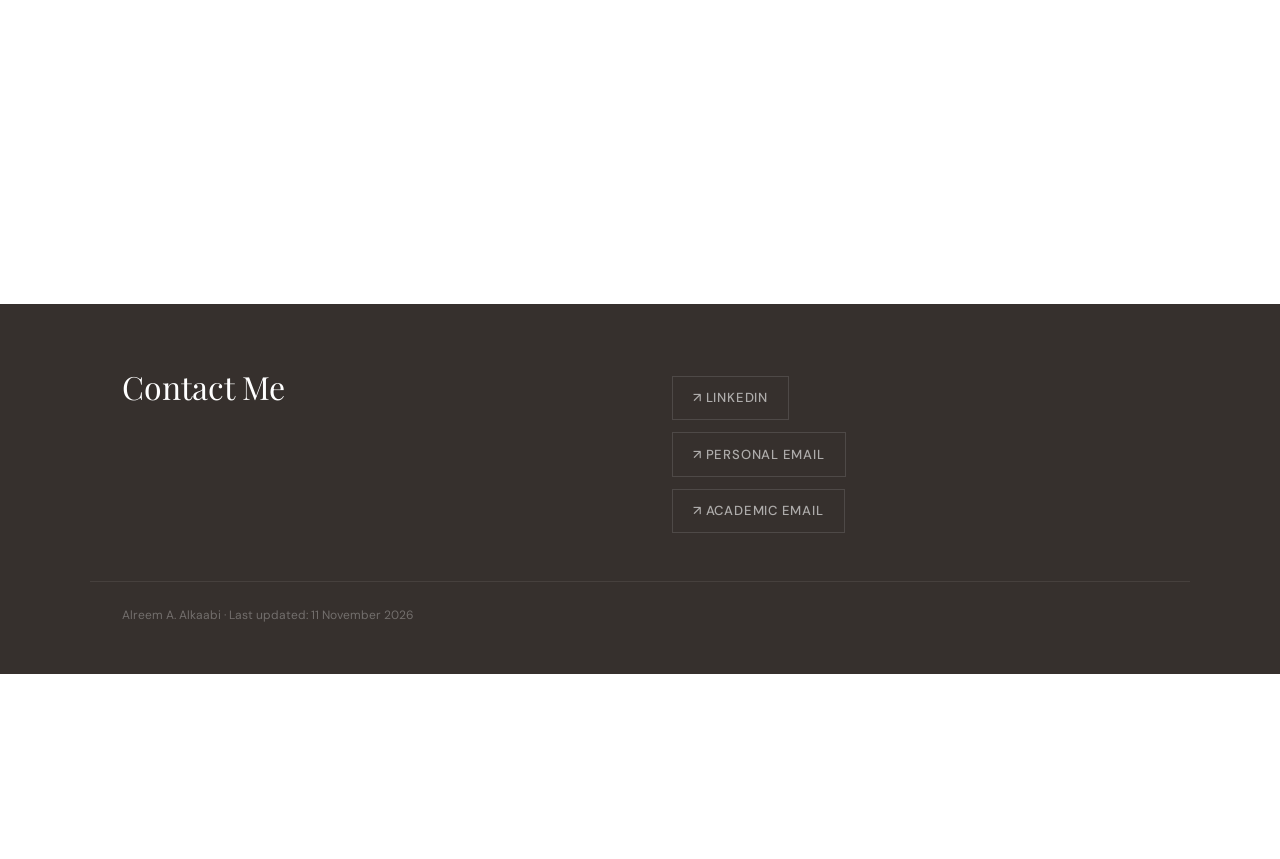
<file: professional-development.html>
<!DOCTYPE html>
<html lang="en">
<head>
<meta charset="UTF-8">
<meta http-equiv="refresh" content="0; url=supplementary-activities.html">
<meta name="viewport" content="width=device-width, initial-scale=1.0">
<title>Supplementary Activities — Alreem Alkaabi</title>
<meta name="description" content="Professional development and work experience are now together on one page.">
<meta name="robots" content="noindex, nofollow">
<link rel="stylesheet" href="styles.css?v=20261107-local">
</head>
<body>
<nav aria-label="Main navigation">
  <div class="nav-inner">
    <a href="index.html" class="nav-logo">Alreem Alkaabi</a>
    <ul class="nav-links">
      <li><a href="index.html">About Me</a></li>
      <li><a href="cv.html">CV</a></li>
      <li><a href="projects.html">Projects</a></li>
      <li><a href="required-trainings.html">Required Trainings</a></li>
      <li><a href="supplementary-activities.html">Supplementary Activities</a></li>
      <li><a href="extracurricular.html">Extracurricular Activities</a></li>
      <li><a href="community-service.html">Community Service</a></li>
    </ul>
    <button class="nav-toggle" id="navToggle" aria-label="Open menu" aria-controls="navMobile" aria-expanded="false"><span></span><span></span><span></span></button>
  </div>
</nav>
<div class="nav-mobile" id="navMobile">
  <a href="index.html">About Me</a>
  <a href="cv.html">CV</a>
  <a href="projects.html">Projects</a>
  <a href="required-trainings.html">Required Trainings</a>
  <a href="supplementary-activities.html">Supplementary Activities</a>
  <a href="extracurricular.html">Extracurricular Activities</a>
  <a href="community-service.html">Community Service</a>
</div>


<section class="page-hero">
  <div class="container">
    <p class="section-label fade-in">Portfolio</p>
    <h1 class="section-title fade-in">Supplementary Activities</h1>
    <p class="section-subtitle fade-in">Professional development and work experience are now together on one page.</p>
    <div class="divider fade-in"></div>
    <a href="supplementary-activities.html" class="hero-cta fade-in">View Supplementary Activities →</a>
  </div>
</section>
<footer id="contact">
  <div class="footer-inner">
    <div class="footer-left">
      <h2>Contact Me</h2>
    </div>
    <div class="footer-links">
      <a class="footer-link" href="https://www.linkedin.com/in/alreem-alkaabi-2a18521ba/" target="_blank" rel="noopener">↗ LinkedIn</a>
      <a class="footer-link" href="mailto:alreemalkaabi5@gmail.com">↗ Personal Email</a>
      <a class="footer-link" href="mailto:202307361@uaeu.ac.ae">↗ Academic Email</a>
    </div>
  </div>
  <div class="footer-bottom">Alreem A. Alkaabi · Last updated: 7 November 2026</div>
</footer>

<script src="script.js"></script>
</body>
</html>
</file>
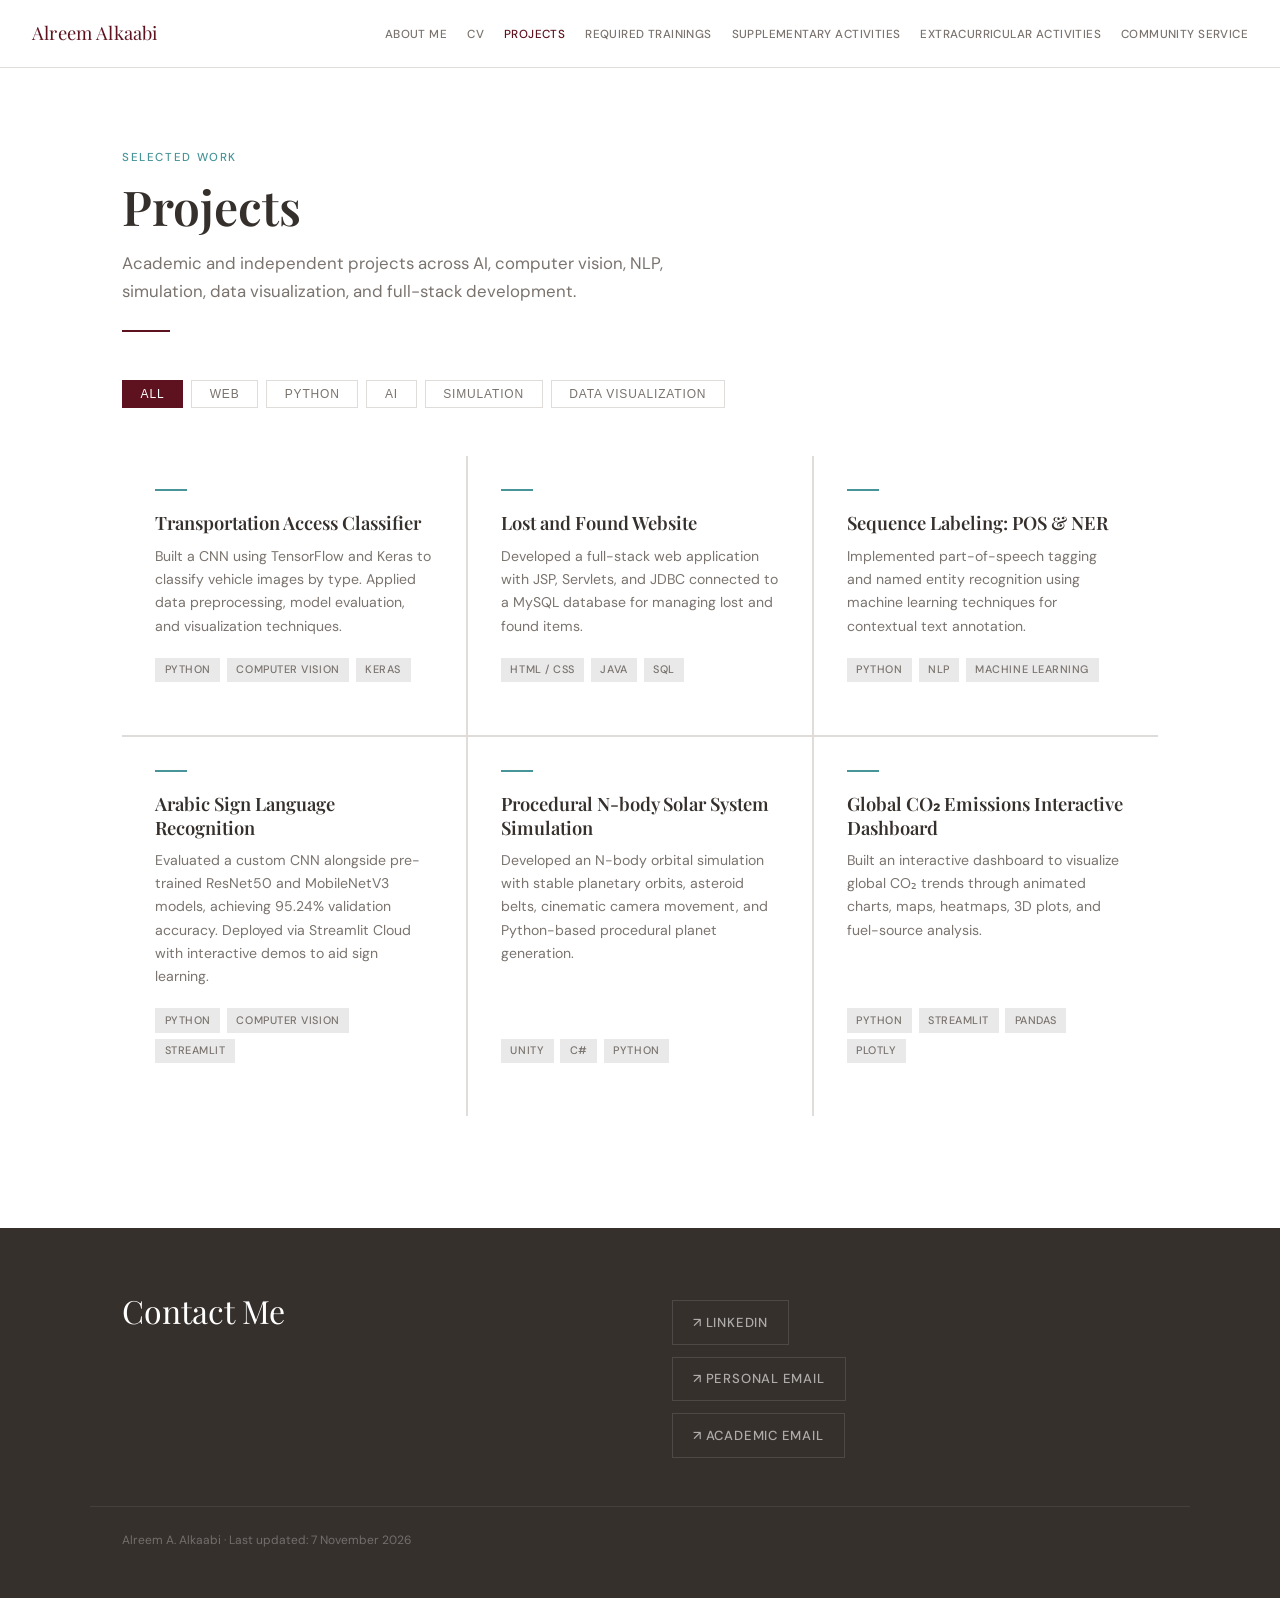
<file: projects.html>
<!DOCTYPE html>
<html lang="en">
<head>
<meta charset="UTF-8">
<meta name="viewport" content="width=device-width, initial-scale=1.0">
<title>Projects — Alreem Alkaabi</title>
<meta name="description" content="Selected projects by Alreem Alkaabi, including AI, computer vision, NLP, and full-stack web development work.">
<meta name="robots" content="noindex, nofollow">
<link rel="stylesheet" href="styles.css?v=20261107-local">
</head>
<body>

<nav aria-label="Main navigation">
  <div class="nav-inner">
    <a href="index.html" class="nav-logo">Alreem Alkaabi</a>
    <ul class="nav-links">
      <li><a href="index.html">About Me</a></li>
      <li><a href="cv.html">CV</a></li>
      <li><a href="projects.html" class="current" aria-current="page">Projects</a></li>
      <li><a href="required-trainings.html">Required Trainings</a></li>
      <li><a href="supplementary-activities.html">Supplementary Activities</a></li>
      <li><a href="extracurricular.html">Extracurricular Activities</a></li>
      <li><a href="community-service.html">Community Service</a></li>
    </ul>
    <button class="nav-toggle" id="navToggle" aria-label="Open menu" aria-controls="navMobile" aria-expanded="false"><span></span><span></span><span></span></button>
  </div>
</nav>
<div class="nav-mobile" id="navMobile">
  <a href="index.html">About Me</a>
  <a href="cv.html">CV</a>
  <a href="projects.html" class="current" aria-current="page">Projects</a>
  <a href="required-trainings.html">Required Trainings</a>
  <a href="supplementary-activities.html">Supplementary Activities</a>
  <a href="extracurricular.html">Extracurricular Activities</a>
  <a href="community-service.html">Community Service</a>
</div>



<section class="page-hero">
  <div class="container">
    <p class="section-label fade-in">Selected Work</p>
    <h2 class="section-title fade-in">Projects</h2>
    <p class="section-subtitle fade-in">Academic and independent projects across AI, computer vision, NLP, simulation, data visualization, and full-stack development.</p>
    <div class="divider fade-in"></div>

    <div class="filter-row fade-in">
      <button class="filter-btn active" onclick="filterProjects('all', this)">All</button>
      <button class="filter-btn" onclick="filterProjects('web', this)">Web</button>
      <button class="filter-btn" onclick="filterProjects('python', this)">Python</button>
      <button class="filter-btn" onclick="filterProjects('ai', this)">AI</button>
      <button class="filter-btn" onclick="filterProjects('simulation', this)">Simulation</button>
      <button class="filter-btn" onclick="filterProjects('data', this)">Data Visualization</button>
    </div>

    <div class="projects-grid" id="projectsGrid">
      <div class="project-card fade-in" data-category="python ai">
        <div class="project-accent"></div>
        <h3 class="project-title">Transportation Access Classifier</h3>
        <p class="project-desc">Built a CNN using TensorFlow and Keras to classify vehicle images by type. Applied data preprocessing, model evaluation, and visualization techniques.</p>
        <div class="project-tags">
          <span class="project-tag">Python</span>
          <span class="project-tag">Computer Vision</span>
          <span class="project-tag">Keras</span>
        </div>
      </div>

      <div class="project-card fade-in" data-category="web">
        <div class="project-accent"></div>
        <h3 class="project-title">Lost and Found Website</h3>
        <p class="project-desc">Developed a full-stack web application with JSP, Servlets, and JDBC connected to a MySQL database for managing lost and found items.</p>
        <div class="project-tags">
          <span class="project-tag">HTML / CSS</span>
          <span class="project-tag">Java</span>
          <span class="project-tag">SQL</span>
        </div>
      </div>

      <div class="project-card fade-in" data-category="python ai">
        <div class="project-accent"></div>
        <h3 class="project-title">Sequence Labeling: POS & NER</h3>
        <p class="project-desc">Implemented part-of-speech tagging and named entity recognition using machine learning techniques for contextual text annotation.</p>
        <div class="project-tags">
          <span class="project-tag">Python</span>
          <span class="project-tag">NLP</span>
          <span class="project-tag">Machine Learning</span>
        </div>
      </div>

      <div class="project-card fade-in" data-category="python ai">
        <div class="project-accent"></div>
        <h3 class="project-title">Arabic Sign Language Recognition</h3>
        <p class="project-desc">Evaluated a custom CNN alongside pre-trained ResNet50 and MobileNetV3 models, achieving 95.24% validation accuracy. Deployed via Streamlit Cloud with interactive demos to aid sign learning.</p>
        <div class="project-tags">
          <span class="project-tag">Python</span>
          <span class="project-tag">Computer Vision</span>
          <span class="project-tag">Streamlit</span>
        </div>
      </div>

      <div class="project-card fade-in" data-category="simulation python">
        <div class="project-accent"></div>
        <h3 class="project-title">Procedural N-body Solar System Simulation</h3>
        <p class="project-desc">Developed an N-body orbital simulation with stable planetary orbits, asteroid belts, cinematic camera movement, and Python-based procedural planet generation.</p>
        <div class="project-tags">
          <span class="project-tag">Unity</span>
          <span class="project-tag">C#</span>
          <span class="project-tag">Python</span>
        </div>
      </div>

      <div class="project-card fade-in" data-category="python data">
        <div class="project-accent"></div>
        <h3 class="project-title">Global CO₂ Emissions Interactive Dashboard</h3>
        <p class="project-desc">Built an interactive dashboard to visualize global CO₂ trends through animated charts, maps, heatmaps, 3D plots, and fuel-source analysis.</p>
        <div class="project-tags">
          <span class="project-tag">Python</span>
          <span class="project-tag">Streamlit</span>
          <span class="project-tag">pandas</span>
          <span class="project-tag">Plotly</span>
        </div>
      </div>

    </div>
  </div>
</section>

<footer id="contact">
  <div class="footer-inner">
    <div class="footer-left">
      <h2>Contact Me</h2>
    </div>
    <div class="footer-links">
      <a class="footer-link" href="https://www.linkedin.com/in/alreem-alkaabi-2a18521ba/" target="_blank" rel="noopener">↗ LinkedIn</a>
      <a class="footer-link" href="mailto:alreemalkaabi5@gmail.com">↗ Personal Email</a>
      <a class="footer-link" href="mailto:202307361@uaeu.ac.ae">↗ Academic Email</a>
    </div>
  </div>
  <div class="footer-bottom">Alreem A. Alkaabi · Last updated: 7 November 2026</div>
</footer>

<script src="script.js"></script>
</body>
</html>
</file>
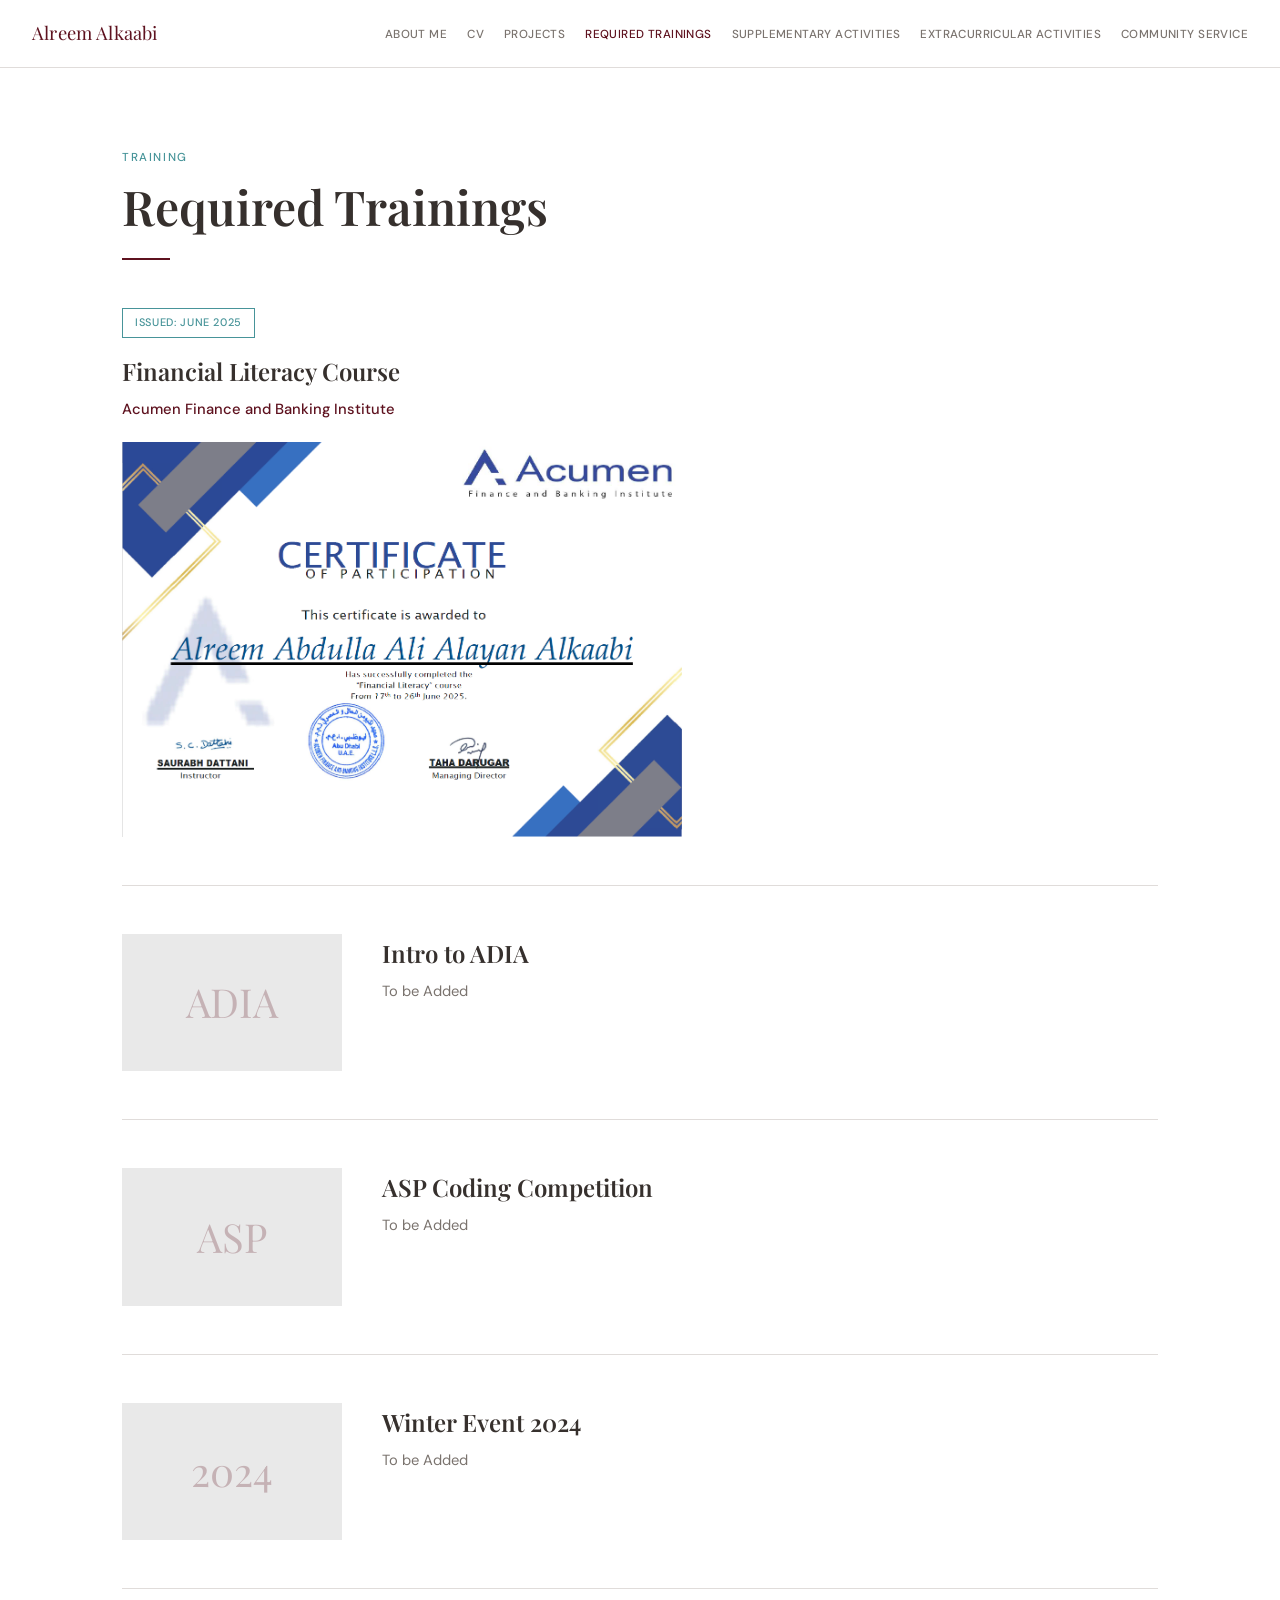
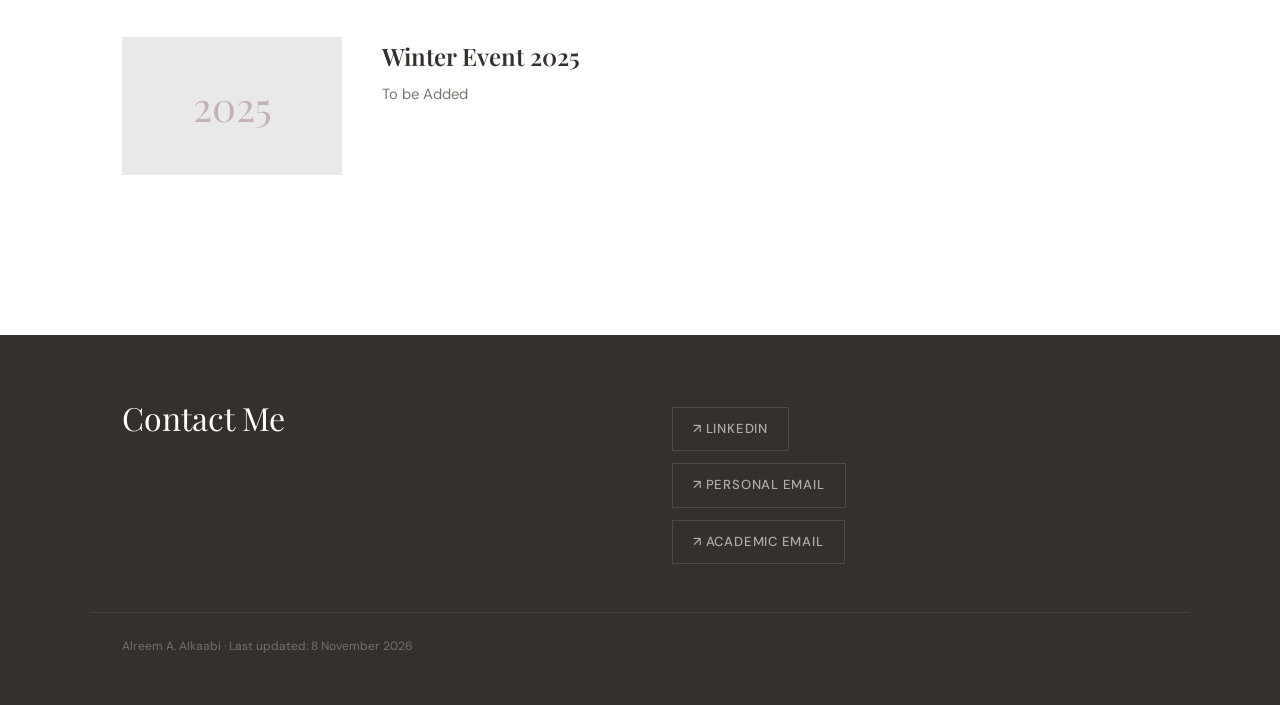
<file: required-trainings.html>
<!DOCTYPE html>
<html lang="en">
<head>
<meta charset="UTF-8">
<meta name="viewport" content="width=device-width, initial-scale=1.0">
<title>Required Trainings — Alreem Alkaabi</title>
<meta name="description" content="Required courses, introductory training, and coding activities.">
<meta name="robots" content="noindex, nofollow">
<link rel="stylesheet" href="styles.css?v=20261107-certificates">
</head>
<body>
<nav aria-label="Main navigation">
  <div class="nav-inner">
    <a href="index.html" class="nav-logo">Alreem Alkaabi</a>
    <ul class="nav-links">
      <li><a href="index.html">About Me</a></li>
      <li><a href="cv.html">CV</a></li>
      <li><a href="projects.html">Projects</a></li>
      <li><a href="required-trainings.html" class="current" aria-current="page">Required Trainings</a></li>
      <li><a href="supplementary-activities.html">Supplementary Activities</a></li>
      <li><a href="extracurricular.html">Extracurricular Activities</a></li>
      <li><a href="community-service.html">Community Service</a></li>
    </ul>
    <button class="nav-toggle" id="navToggle" aria-label="Open menu" aria-controls="navMobile" aria-expanded="false"><span></span><span></span><span></span></button>
  </div>
</nav>
<div class="nav-mobile" id="navMobile">
  <a href="index.html">About Me</a>
  <a href="cv.html">CV</a>
  <a href="projects.html">Projects</a>
  <a href="required-trainings.html" class="current" aria-current="page">Required Trainings</a>
  <a href="supplementary-activities.html">Supplementary Activities</a>
  <a href="extracurricular.html">Extracurricular Activities</a>
  <a href="community-service.html">Community Service</a>
</div>


<section class="page-hero">
  <div class="container">
    <p class="section-label fade-in">Training</p>
    <h1 class="section-title fade-in">Required Trainings</h1>
    <div class="divider fade-in"></div>
    <div class="entry-list">
      <div class="entry-card certificate-card fade-in">
        <div>
          <div class="entry-meta-row">
            <span class="entry-pill accent">Issued: June 2025</span>
          </div>
          <h3 class="entry-title">Financial Literacy Course</h3>
          <div class="entry-org">Acumen Finance and Banking Institute</div>
          <div class="entry-photo certificate-photo">
            <img src="images/FL.png" alt="Financial Literacy Course">
          </div>
          <div class="entry-body">
          </div>
        </div>
      </div>

      <div class="entry-card fade-in">
        <div class="entry-photo training-placeholder" aria-hidden="true"><span class="entry-photo-mark">ADIA</span></div>
        <div>
          <h2 class="entry-title">Intro to ADIA</h2>
          <div class="entry-body"><p>To be Added</p></div>
        </div>
      </div>
      <div class="entry-card fade-in">
        <div class="entry-photo training-placeholder" aria-hidden="true"><span class="entry-photo-mark">ASP</span></div>
        <div>
          <h2 class="entry-title">ASP Coding Competition</h2>
          <div class="entry-body"><p>To be Added</p></div>
        </div>
      </div>
      <div class="entry-card fade-in">
        <div class="entry-photo training-placeholder" aria-hidden="true"><span class="entry-photo-mark">2024</span></div>
        <div>
          <h2 class="entry-title">Winter Event 2024</h2>
          <div class="entry-body"><p>To be Added</p></div>
        </div>
      </div>
      <div class="entry-card fade-in">
        <div class="entry-photo training-placeholder" aria-hidden="true"><span class="entry-photo-mark">2025</span></div>
        <div>
          <h2 class="entry-title">Winter Event 2025</h2>
          <div class="entry-body"><p>To be Added</p></div>
        </div>
      </div>
    </div>
  </div>
</section>
<footer id="contact">
  <div class="footer-inner">
    <div class="footer-left">
      <h2>Contact Me</h2>
    </div>
    <div class="footer-links">
      <a class="footer-link" href="https://www.linkedin.com/in/alreem-alkaabi-2a18521ba/" target="_blank" rel="noopener">↗ LinkedIn</a>
      <a class="footer-link" href="mailto:alreemalkaabi5@gmail.com">↗ Personal Email</a>
      <a class="footer-link" href="mailto:202307361@uaeu.ac.ae">↗ Academic Email</a>
    </div>
  </div>
  <div class="footer-bottom">Alreem A. Alkaabi · Last updated: 8 November 2026</div>
</footer>

<script src="script.js"></script>
</body>
</html>
</file>
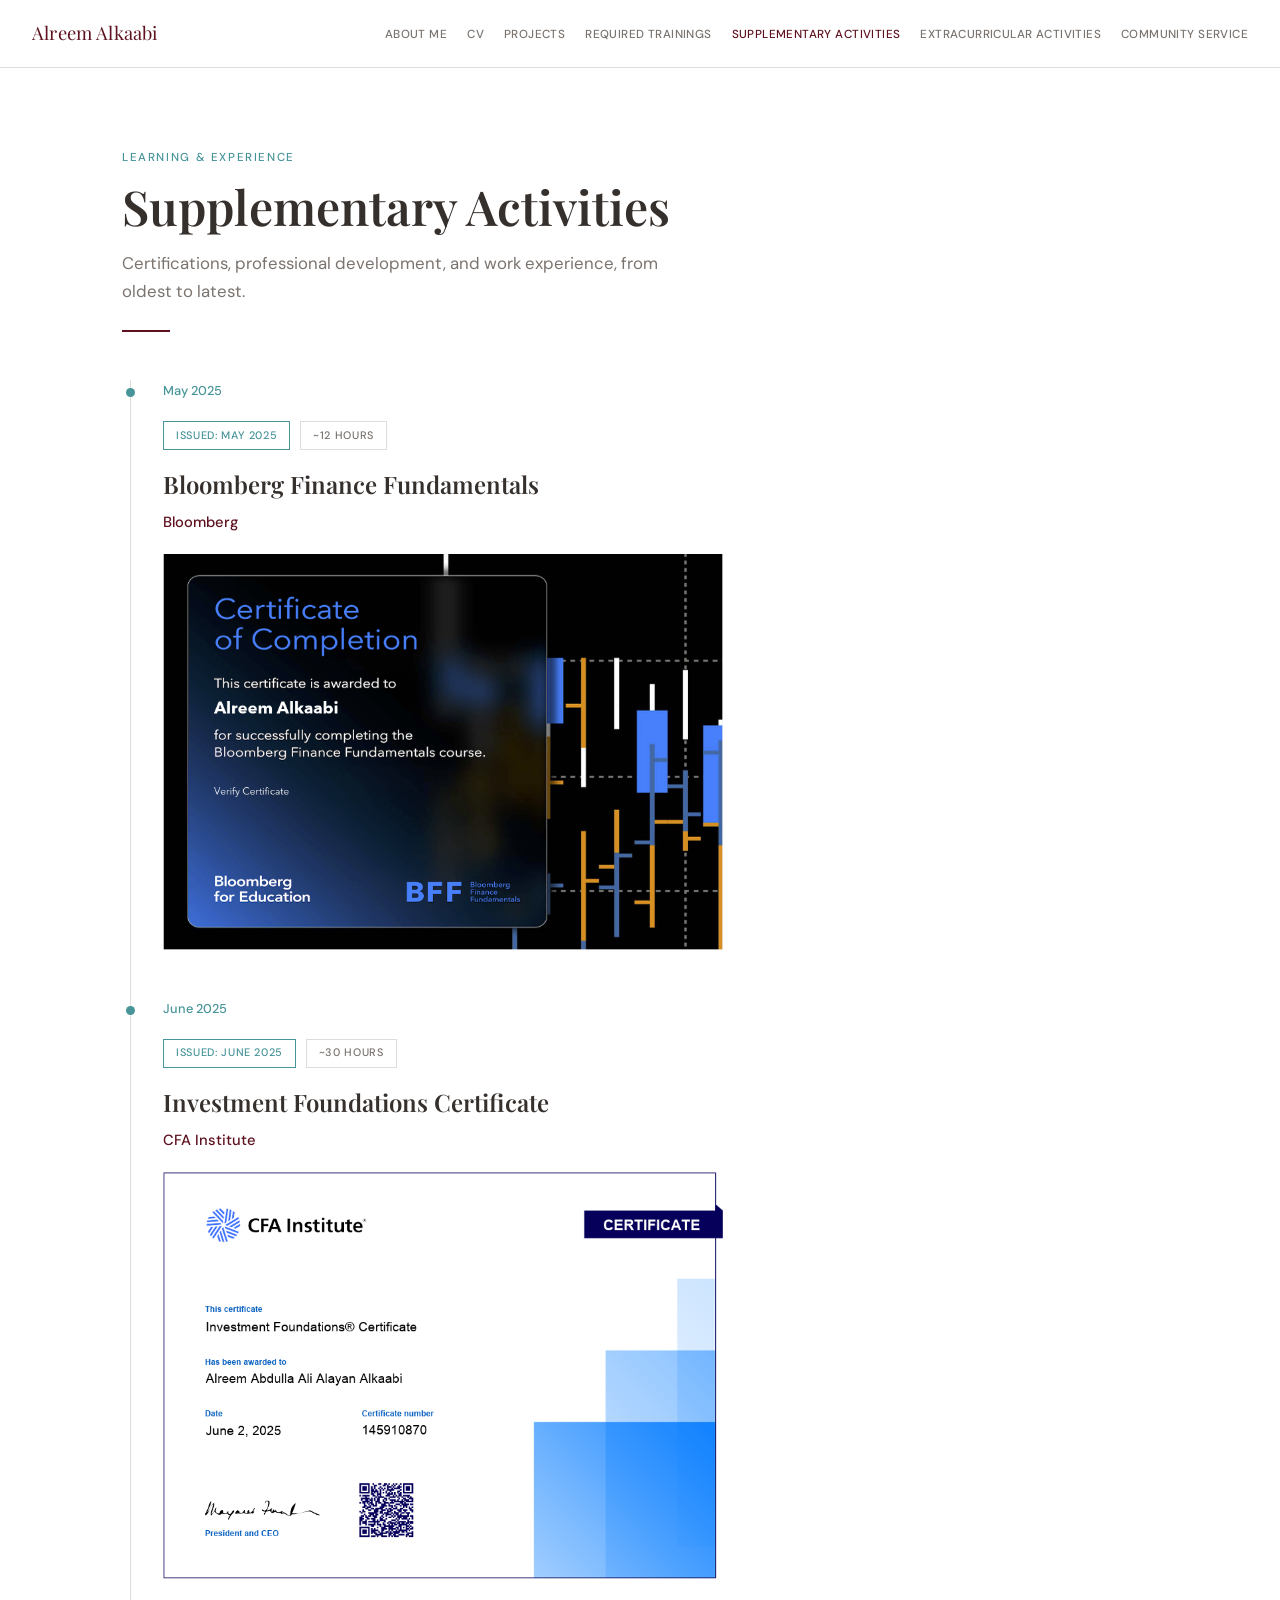
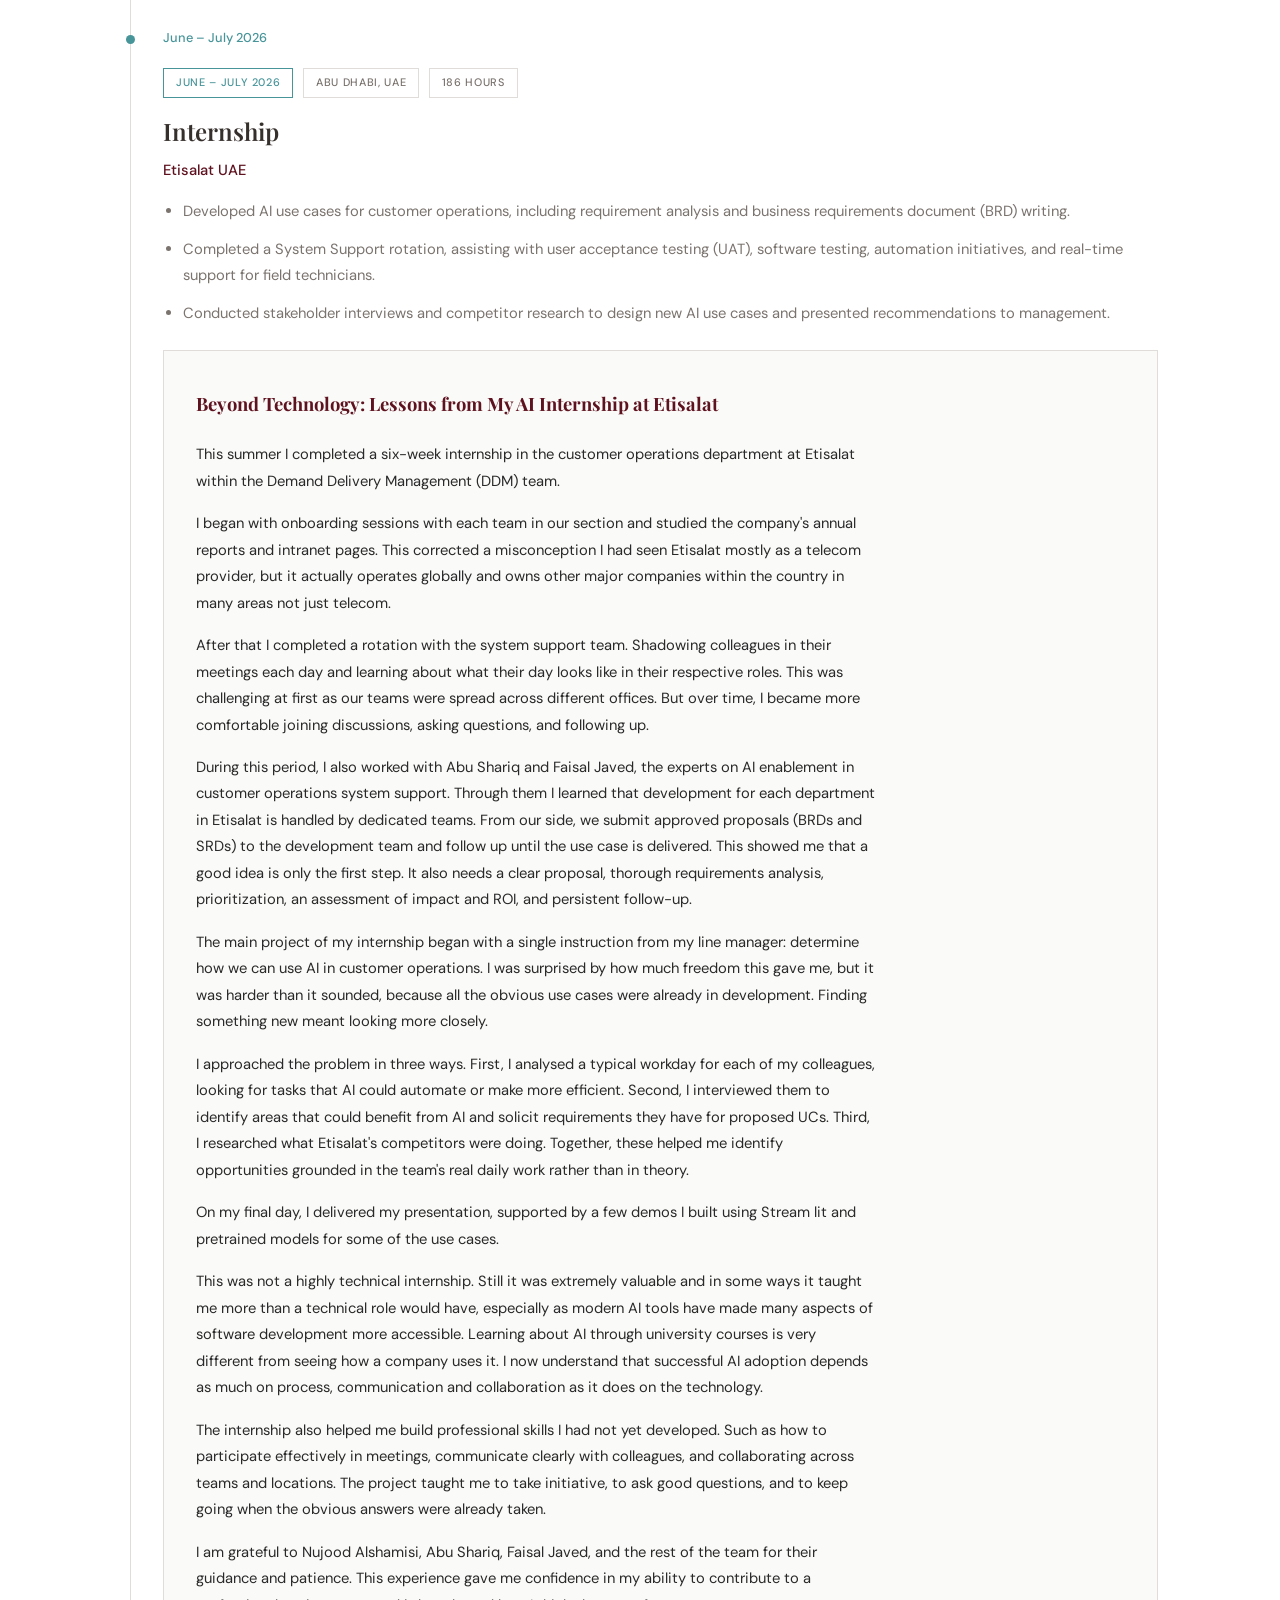
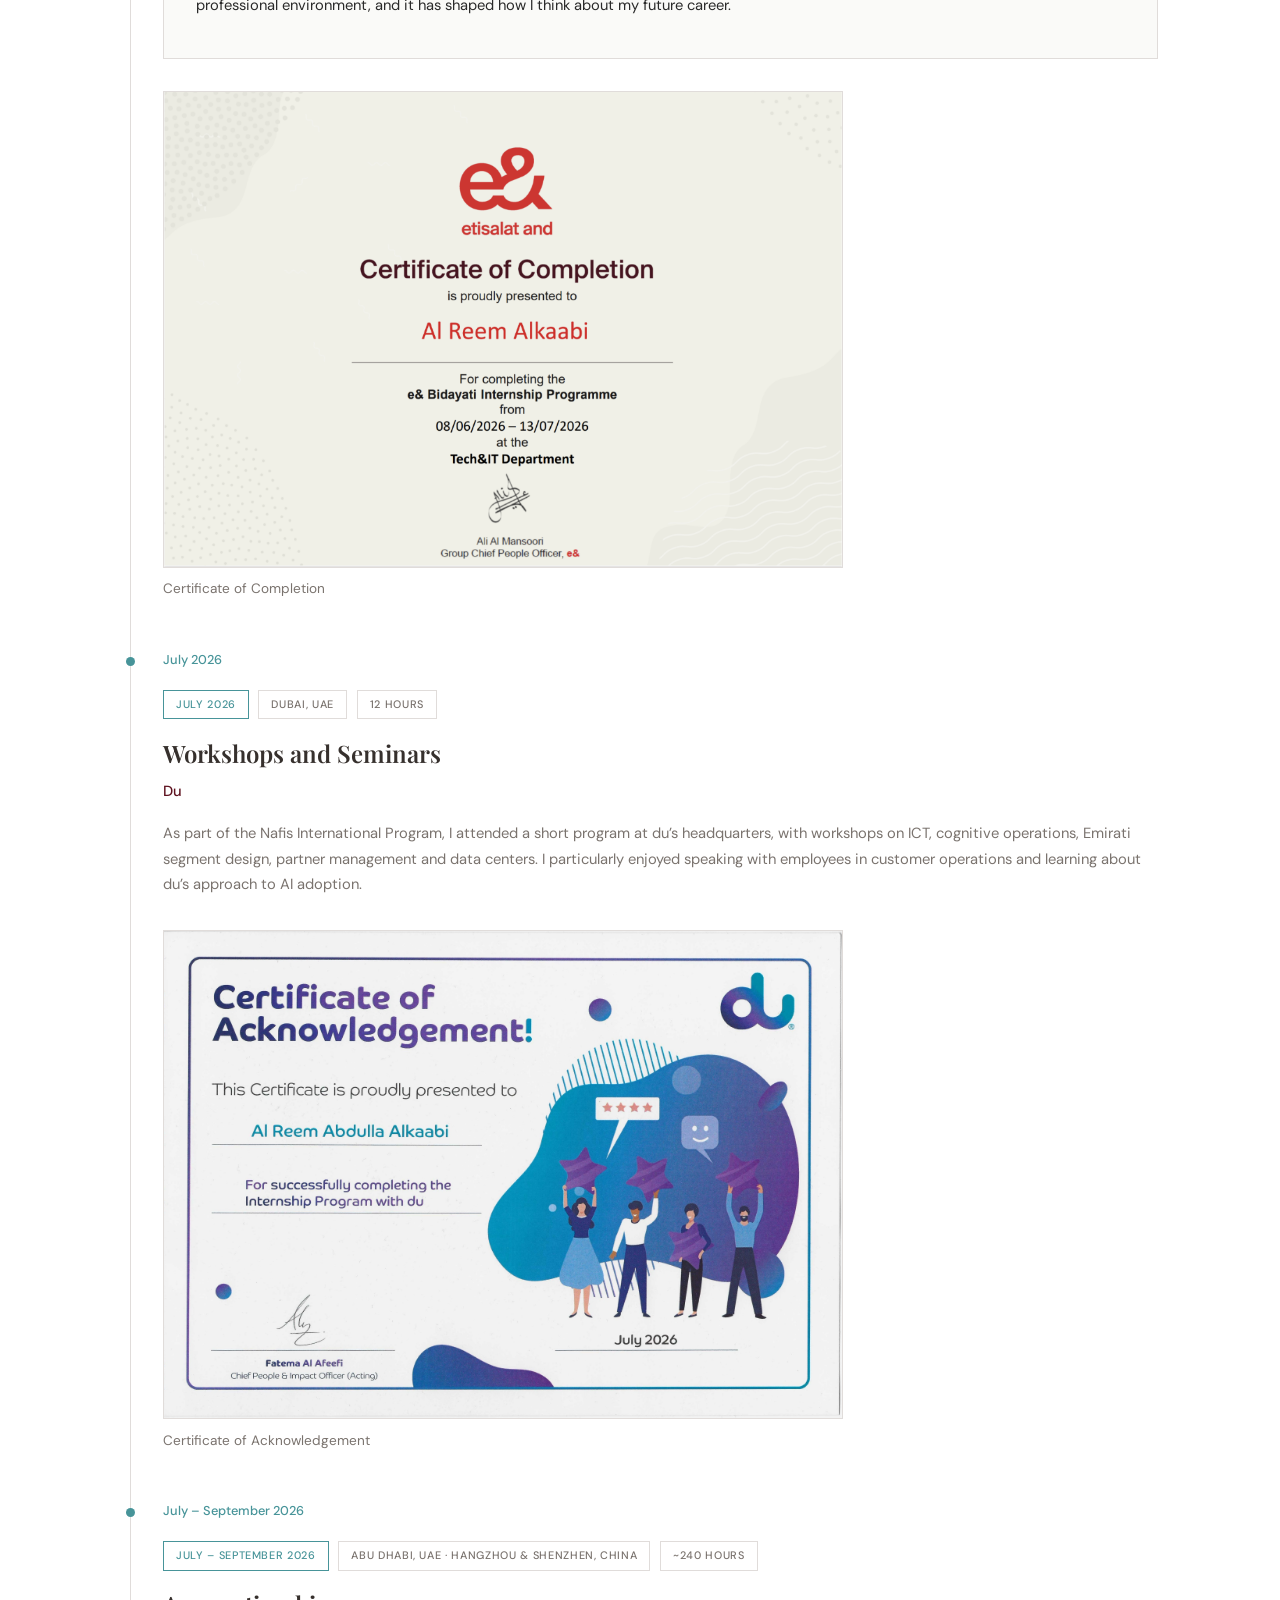
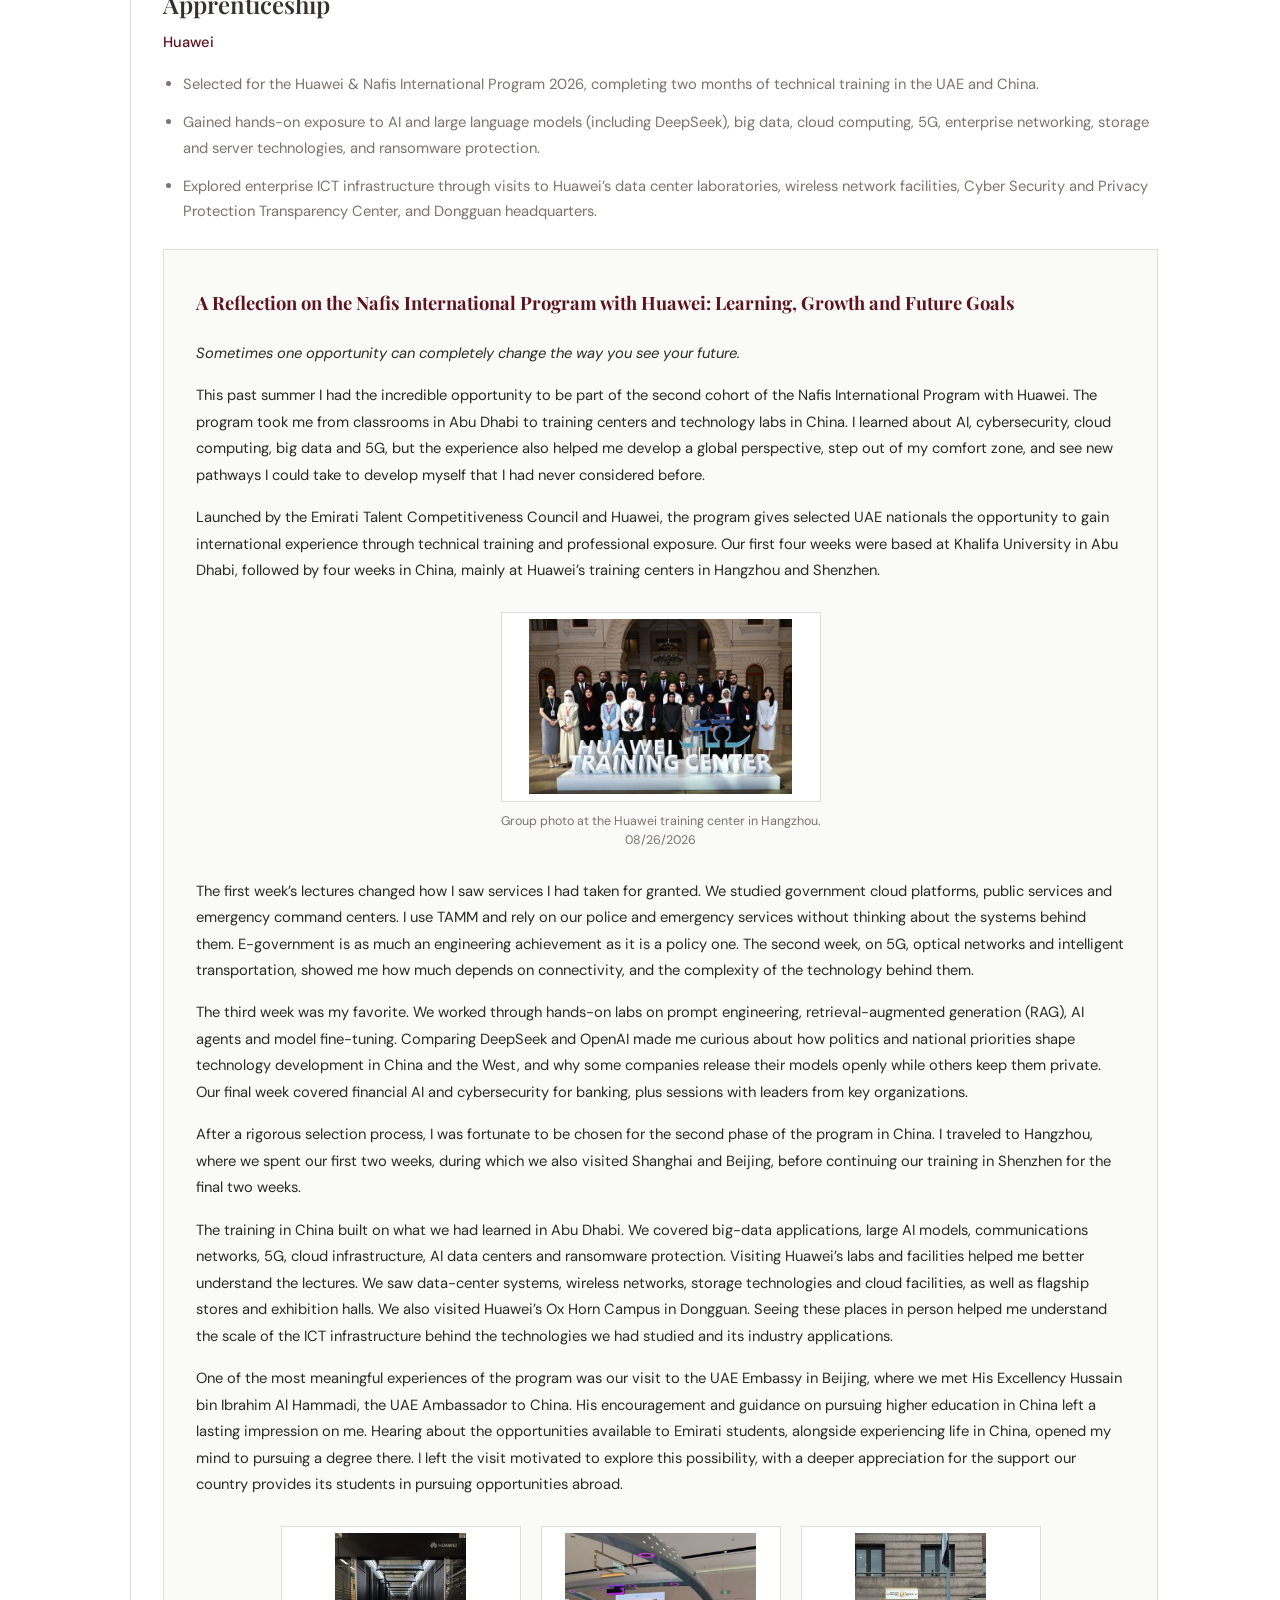
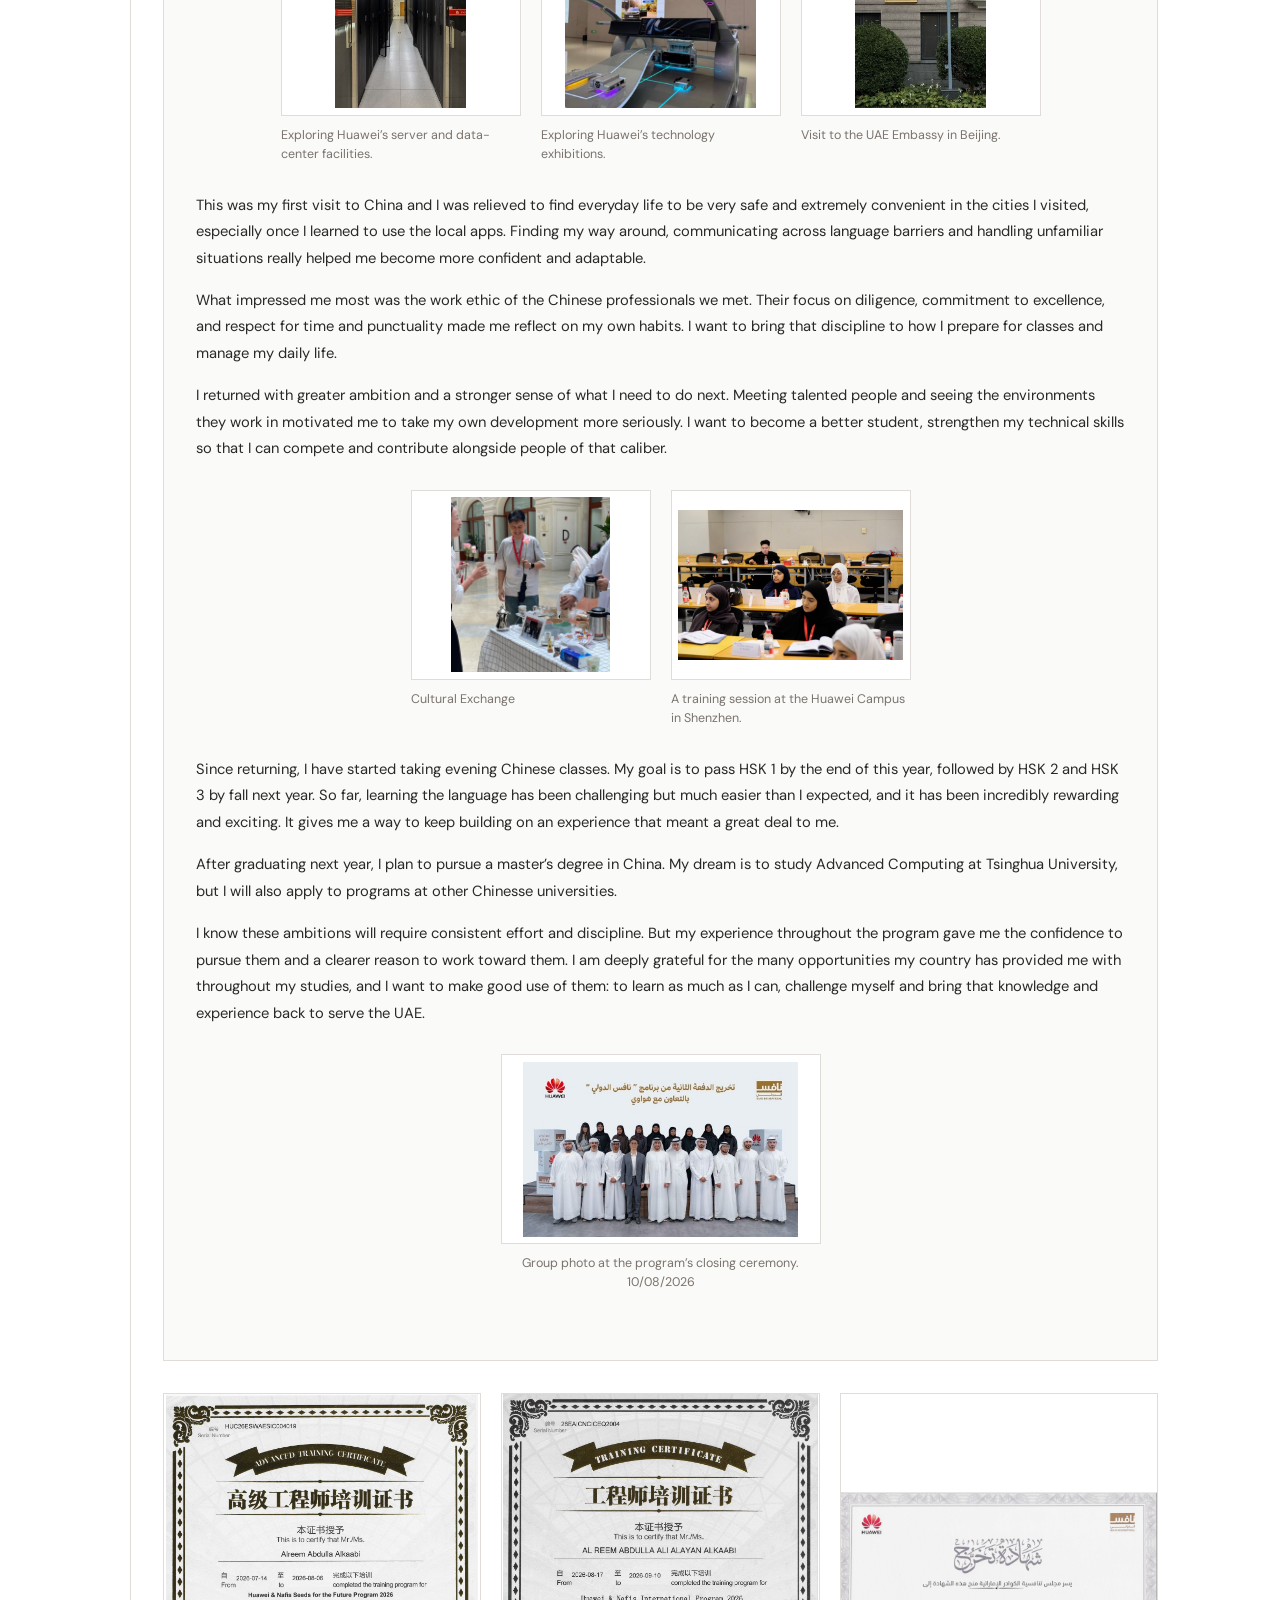
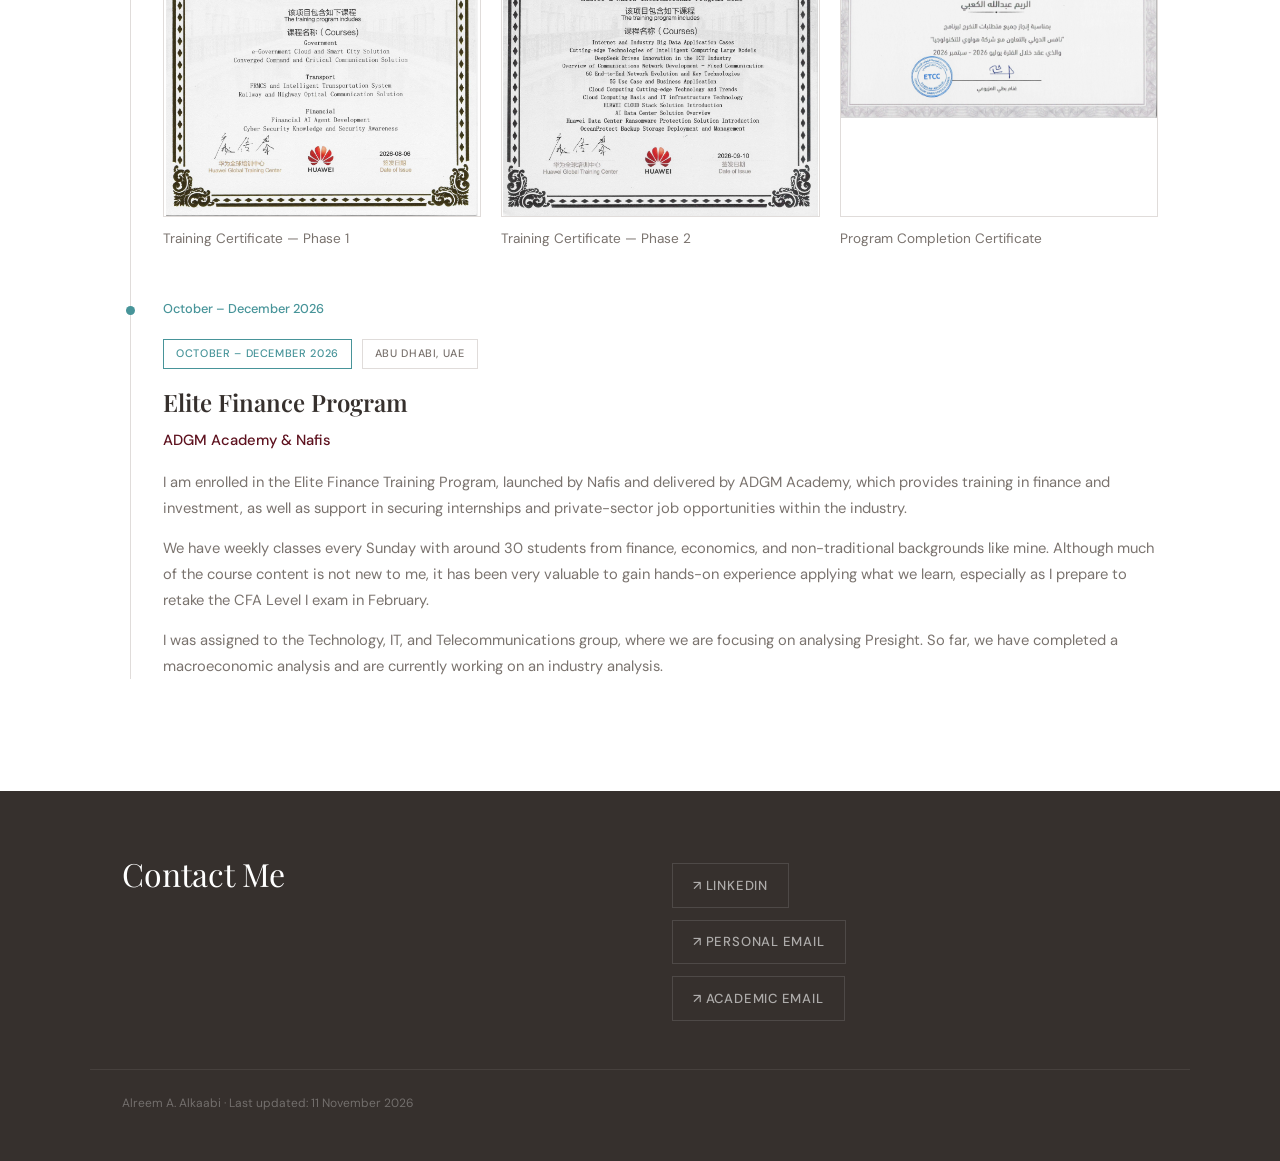
<file: supplementary-activities.html>
<!DOCTYPE html>
<html lang="en">
<head>
<meta charset="UTF-8">
<meta name="viewport" content="width=device-width, initial-scale=1.0">
<title>Supplementary Activities — Alreem Alkaabi</title>
<meta name="description" content="Certifications, professional development, and work experience, from oldest to latest.">
<meta name="robots" content="noindex, nofollow">
<link rel="stylesheet" href="styles.css?v=20261115-centered-rows">
</head>
<body>
<nav aria-label="Main navigation">
  <div class="nav-inner">
    <a href="index.html" class="nav-logo">Alreem Alkaabi</a>
    <ul class="nav-links">
      <li><a href="index.html">About Me</a></li>
      <li><a href="cv.html">CV</a></li>
      <li><a href="projects.html">Projects</a></li>
      <li><a href="required-trainings.html">Required Trainings</a></li>
      <li><a href="supplementary-activities.html" class="current" aria-current="page">Supplementary Activities</a></li>
      <li><a href="extracurricular.html">Extracurricular Activities</a></li>
      <li><a href="community-service.html">Community Service</a></li>
    </ul>
    <button class="nav-toggle" id="navToggle" aria-label="Open menu" aria-controls="navMobile" aria-expanded="false"><span></span><span></span><span></span></button>
  </div>
</nav>
<div class="nav-mobile" id="navMobile">
  <a href="index.html">About Me</a>
  <a href="cv.html">CV</a>
  <a href="projects.html">Projects</a>
  <a href="required-trainings.html">Required Trainings</a>
  <a href="supplementary-activities.html" class="current" aria-current="page">Supplementary Activities</a>
  <a href="extracurricular.html">Extracurricular Activities</a>
  <a href="community-service.html">Community Service</a>
</div>


<section class="page-hero">
  <div class="container">
    <p class="section-label fade-in">Learning &amp; Experience</p>
    <h1 class="section-title fade-in">Supplementary Activities</h1>
    <p class="section-subtitle fade-in">Certifications, professional development, and work experience, from oldest to latest.</p>
    <div class="divider fade-in"></div>
    <div class="activity-timeline">
      <div class="timeline-item fade-in" data-date="2025-05-01">
        <p class="timeline-date">May 2025</p>
      <div class="entry-card certificate-card">
        <div>
          <div class="entry-meta-row">
            <span class="entry-pill accent">Issued: May 2025</span>
            <span class="entry-pill">~12 Hours</span>
          </div>
          <h3 class="entry-title">Bloomberg Finance Fundamentals</h3>
          <div class="entry-org">Bloomberg</div>
          <div class="entry-photo certificate-photo">
            <img src="images/BFF.png" alt="Bloomberg Finance Fundamentals">
          </div>
          <div class="entry-body">

          </div>
        </div>
      </div>


      </div>
      <div class="timeline-item fade-in" data-date="2025-06-01">
        <p class="timeline-date">June 2025</p>
      <div class="entry-card certificate-card">
        <div>
          <div class="entry-meta-row">
            <span class="entry-pill accent">Issued: June 2025</span>
            <span class="entry-pill">~30 Hours</span>
          </div>
          <h3 class="entry-title">Investment Foundations Certificate</h3>
          <div class="entry-org">CFA Institute</div>
          <div class="entry-photo certificate-photo">
            <img src="images/IFC.png" alt="Investment Foundations Certificate">
          </div>
          <div class="entry-body">
             </div>
        </div>
      </div>


      </div>
      <div class="timeline-item fade-in" data-date="2026-06-01">
        <p class="timeline-date">June – July 2026</p>
      <article id="etisalat" class="work-entry-card">
        <div>
          <div class="entry-meta-row">
            <span class="entry-pill accent">June – July 2026</span>
            <span class="entry-pill">Abu Dhabi, UAE</span>
            <span class="entry-pill">186 Hours</span>
          </div>
          <h3 class="entry-title">Internship</h3>
          <div class="entry-org">Etisalat UAE</div>
          <div class="entry-body">
            <ul class="experience-bullets">
              <li>Developed AI use cases for customer operations, including requirement analysis and business requirements document (BRD) writing.</li>
              <li>Completed a System Support rotation, assisting with user acceptance testing (UAT), software testing, automation initiatives, and real-time support for field technicians.</li>
              <li>Conducted stakeholder interviews and competitor research to design new AI use cases and presented recommendations to management.</li>
            </ul>
          </div>
        </div>
        <section class="report-placeholder report-essay" aria-labelledby="etisalat-report-title">
          <h4 id="etisalat-report-title">Beyond Technology: Lessons from My AI Internship at Etisalat</h4>
          <p>This summer I completed a six-week internship in the customer operations department at Etisalat within the Demand Delivery Management (DDM) team.</p>
          <p>I began with onboarding sessions with each team in our section and studied the company's annual reports and intranet pages. This corrected a misconception I had seen Etisalat mostly as a telecom provider, but it actually operates globally and owns other major companies within the country in many areas not just telecom.</p>
          <p>After that I completed a rotation with the system support team. Shadowing colleagues in their meetings each day and learning about what their day looks like in their respective roles. This was challenging at first as our teams were spread across different offices. But over time, I became more comfortable joining discussions, asking questions, and following up.</p>
          <p>During this period, I also worked with Abu Shariq and Faisal Javed, the experts on AI enablement in customer operations system support. Through them I learned that development for each department in Etisalat is handled by dedicated teams. From our side, we submit approved proposals (BRDs and SRDs) to the development team and follow up until the use case is delivered. This showed me that a good idea is only the first step. It also needs a clear proposal, thorough requirements analysis, prioritization, an assessment of impact and ROI, and persistent follow-up.</p>
          <p>The main project of my internship began with a single instruction from my line manager: determine how we can use AI in customer operations. I was surprised by how much freedom this gave me, but it was harder than it sounded, because all the obvious use cases were already in development. Finding something new meant looking more closely.</p>
          <p>I approached the problem in three ways. First, I analysed a typical workday for each of my colleagues, looking for tasks that AI could automate or make more efficient. Second, I interviewed them to identify areas that could benefit from AI and solicit requirements they have for proposed UCs. Third, I researched what Etisalat's competitors were doing. Together, these helped me identify opportunities grounded in the team's real daily work rather than in theory.</p>
          <p>On my final day, I delivered my presentation, supported by a few demos I built using Stream lit and pretrained models for some of the use cases.</p>
          <p>This was not a highly technical internship. Still it was extremely valuable and in some ways it taught me more than a technical role would have, especially as modern AI tools have made many aspects of software development more accessible. Learning about AI through university courses is very different from seeing how a company uses it. I now understand that successful AI adoption depends as much on process, communication and collaboration as it does on the technology.</p>
          <p>The internship also helped me build professional skills I had not yet developed. Such as how to participate effectively in meetings, communicate clearly with colleagues, and collaborating across teams and locations. The project taught me to take initiative, to ask good questions, and to keep going when the obvious answers were already taken.</p>
          <p>I am grateful to Nujood Alshamisi, Abu Shariq, Faisal Javed, and the rest of the team for their guidance and patience. This experience gave me confidence in my ability to contribute to a professional environment, and it has shaped how I think about my future career.</p>
        </section>
        <figure class="completion-certificate">
          <a href="images/etisalat-certificate-of-completion.png" target="_blank" rel="noopener" aria-label="View Etisalat certificate of completion at full size">
            <img src="images/etisalat-certificate-of-completion.png" alt="Etisalat e&amp; Bidayati Internship Programme certificate of completion awarded to Al Reem Alkaabi" loading="lazy" width="971" height="680">
          </a>
          <figcaption>Certificate of Completion</figcaption>
        </figure>
      </article>
      </div>
      <div class="timeline-item fade-in" data-date="2026-07-01">
        <p class="timeline-date">July 2026</p>
        <article id="du" class="work-entry-card">
          <div>
            <div class="entry-meta-row">
              <span class="entry-pill accent">July 2026</span>
              <span class="entry-pill">Dubai, UAE</span>
              <span class="entry-pill">12 Hours</span>
            </div>
            <h3 class="entry-title">Workshops and Seminars</h3>
            <div class="entry-org">Du</div>
            <div class="entry-body">
              <p>As part of the Nafis International Program, I attended a short program at du’s headquarters, with workshops on ICT, cognitive operations, Emirati segment design, partner management and data centers. I particularly enjoyed speaking with employees in customer operations and learning about du’s approach to AI adoption.</p>
            </div>
          </div>
          <figure class="completion-certificate">
            <a href="images/du-certificate-of-acknowledgement.png" target="_blank" rel="noopener" aria-label="View du certificate of acknowledgement at full size">
              <img src="images/du-certificate-of-acknowledgement.png" alt="du Certificate of Acknowledgement awarded to Al Reem Abdulla Alkaabi, July 2026" loading="lazy">
            </a>
            <figcaption>Certificate of Acknowledgement</figcaption>
          </figure>
        </article>
      </div>
      <div class="timeline-item fade-in" data-date="2026-07-01">
        <p class="timeline-date">July – September 2026</p>
      <article id="huawei" class="work-entry-card">
        <div>
          <div class="entry-meta-row">
            <span class="entry-pill accent">July – September 2026</span>
            <span class="entry-pill">Abu Dhabi, UAE · Hangzhou &amp; Shenzhen, China</span>
            <span class="entry-pill">~240 Hours</span>
          </div>
          <h3 class="entry-title">Apprenticeship</h3>
          <div class="entry-org">Huawei</div>
          <div class="entry-body">
            <ul class="experience-bullets">
              <li>Selected for the Huawei &amp; Nafis International Program 2026, completing two months of technical training in the UAE and China.</li>
              <li>Gained hands-on exposure to AI and large language models (including DeepSeek), big data, cloud computing, 5G, enterprise networking, storage and server technologies, and ransomware protection.</li>
              <li>Explored enterprise ICT infrastructure through visits to Huawei’s data center laboratories, wireless network facilities, Cyber Security and Privacy Protection Transparency Center, and Dongguan headquarters.</li>
            </ul>
          </div>
        </div>
        <section class="report-placeholder report-essay reflection-with-photos" aria-labelledby="huawei-report-title">
          <h4 id="huawei-report-title">A Reflection on the Nafis International Program with Huawei: Learning, Growth and Future Goals</h4>
          <p><em>Sometimes one opportunity can completely change the way you see your future.</em></p>
          <p>This past summer I had the incredible opportunity to be part of the second cohort of the Nafis International Program with Huawei. The program took me from classrooms in Abu Dhabi to training centers and technology labs in China. I learned about AI, cybersecurity, cloud computing, big data and 5G, but the experience also helped me develop a global perspective, step out of my comfort zone, and see new pathways I could take to develop myself that I had never considered before.</p>
          <p>Launched by the Emirati Talent Competitiveness Council and Huawei, the program gives selected UAE nationals the opportunity to gain international experience through technical training and professional exposure. Our first four weeks were based at Khalifa University in Abu Dhabi, followed by four weeks in China, mainly at Huawei’s training centers in Hangzhou and Shenzhen.</p>
          <div class="reflection-photo-row single">
            <figure class="reflection-photo">
              <a href="images/huawei-photos/hangzhou-training-group.jpeg?v=2" target="_blank" rel="noopener" aria-label="Open photo: Group photo at the Huawei training center in Hangzhou.">
                <img src="images/huawei-photos/hangzhou-training-group.jpeg?v=2" alt="Group photo at the Huawei training center in Hangzhou." loading="lazy">
              </a>
              <figcaption>Group photo at the Huawei training center in Hangzhou. 08/26/2026</figcaption>
            </figure>
          </div>
          <p>The first week’s lectures changed how I saw services I had taken for granted. We studied government cloud platforms, public services and emergency command centers. I use TAMM and rely on our police and emergency services without thinking about the systems behind them. E-government is as much an engineering achievement as it is a policy one. The second week, on 5G, optical networks and intelligent transportation, showed me how much depends on connectivity, and the complexity of the technology behind them.</p>
          <p>The third week was my favorite. We worked through hands-on labs on prompt engineering, retrieval-augmented generation (RAG), AI agents and model fine-tuning. Comparing DeepSeek and OpenAI made me curious about how politics and national priorities shape technology development in China and the West, and why some companies release their models openly while others keep them private. Our final week covered financial AI and cybersecurity for banking, plus sessions with leaders from key organizations.</p>
          <p>After a rigorous selection process, I was fortunate to be chosen for the second phase of the program in China. I traveled to Hangzhou, where we spent our first two weeks, during which we also visited Shanghai and Beijing, before continuing our training in Shenzhen for the final two weeks.</p>
          <p>The training in China built on what we had learned in Abu Dhabi. We covered big-data applications, large AI models, communications networks, 5G, cloud infrastructure, AI data centers and ransomware protection. Visiting Huawei’s labs and facilities helped me better understand the lectures. We saw data-center systems, wireless networks, storage technologies and cloud facilities, as well as flagship stores and exhibition halls. We also visited Huawei’s Ox Horn Campus in Dongguan. Seeing these places in person helped me understand the scale of the ICT infrastructure behind the technologies we had studied and its industry applications.</p>
          <p>One of the most meaningful experiences of the program was our visit to the UAE Embassy in Beijing, where we met His Excellency Hussain bin Ibrahim Al Hammadi, the UAE Ambassador to China. His encouragement and guidance on pursuing higher education in China left a lasting impression on me. Hearing about the opportunities available to Emirati students, alongside experiencing life in China, opened my mind to pursuing a degree there. I left the visit motivated to explore this possibility, with a deeper appreciation for the support our country provides its students in pursuing opportunities abroad.</p>
          <div class="reflection-photo-row trio">
            <figure class="reflection-photo">
              <a href="images/huawei-photos/server-facilities.jpeg" target="_blank" rel="noopener" aria-label="Open photo: Exploring Huawei’s server and data-center facilities.">
                <img src="images/huawei-photos/server-facilities.jpeg" alt="Exploring Huawei’s server and data-center facilities." loading="lazy">
              </a>
              <figcaption>Exploring Huawei’s server and data-center facilities.</figcaption>
            </figure>
            <figure class="reflection-photo">
              <a href="images/huawei-photos/technology-exhibition.png" target="_blank" rel="noopener" aria-label="Open photo: Exploring Huawei’s technology exhibitions.">
                <img src="images/huawei-photos/technology-exhibition.png" alt="Exploring Huawei’s technology exhibitions." loading="lazy">
              </a>
              <figcaption>Exploring Huawei’s technology exhibitions.</figcaption>
            </figure>
            <figure class="reflection-photo">
              <a href="images/huawei-photos/uae-embassy-beijing.jpeg" target="_blank" rel="noopener" aria-label="Open photo: Visit to the UAE Embassy in Beijing.">
                <img src="images/huawei-photos/uae-embassy-beijing.jpeg" alt="Visit to the UAE Embassy in Beijing." loading="lazy">
              </a>
              <figcaption>Visit to the UAE Embassy in Beijing.</figcaption>
            </figure>
          </div>
          <p>This was my first visit to China and I was relieved to find everyday life to be very safe and extremely convenient in the cities I visited, especially once I learned to use the local apps. Finding my way around, communicating across language barriers and handling unfamiliar situations really helped me become more confident and adaptable.</p>
          <p>What impressed me most was the work ethic of the Chinese professionals we met. Their focus on diligence, commitment to excellence, and respect for time and punctuality made me reflect on my own habits. I want to bring that discipline to how I prepare for classes and manage my daily life.</p>
          <p>I returned with greater ambition and a stronger sense of what I need to do next. Meeting talented people and seeing the environments they work in motivated me to take my own development more seriously. I want to become a better student, strengthen my technical skills so that I can compete and contribute alongside people of that caliber.</p>
          <div class="reflection-photo-row pair">
            <figure class="reflection-photo">
              <a href="images/huawei-photos/coffee-and-conversation.png" target="_blank" rel="noopener" aria-label="Open photo: Coffee and conversation during the program.">
                <img src="images/huawei-photos/coffee-and-conversation.png" alt="Coffee and conversation during the program." loading="lazy">
              </a>
              <figcaption>Cultural Exchange</figcaption>
            </figure>
            <figure class="reflection-photo">
              <a href="images/huawei-photos/shenzhen-classroom.png" target="_blank" rel="noopener" aria-label="Open photo: A training session at the Huawei Campus in Shenzhen.">
                <img src="images/huawei-photos/shenzhen-classroom.png" alt="A training session at the Huawei Campus in Shenzhen." loading="lazy">
              </a>
              <figcaption>A training session at the Huawei Campus in Shenzhen.</figcaption>
            </figure>
          </div>
          <p>Since returning, I have started taking evening Chinese classes. My goal is to pass HSK 1 by the end of this year, followed by HSK 2 and HSK 3 by fall next year. So far, learning the language has been challenging but much easier than I expected, and it has been incredibly rewarding and exciting. It gives me a way to keep building on an experience that meant a great deal to me.</p>
          <p>After graduating next year, I plan to pursue a master’s degree in China. My dream is to study Advanced Computing at Tsinghua University, but I will also apply to programs at other Chinesse universities.</p>
          <p>I know these ambitions will require consistent effort and discipline. But my experience throughout the program gave me the confidence to pursue them and a clearer reason to work toward them. I am deeply grateful for the many opportunities my country has provided me with throughout my studies, and I want to make good use of them: to learn as much as I can, challenge myself and bring that knowledge and experience back to serve the UAE.</p>
          <div class="reflection-photo-row single">
            <figure class="reflection-photo">
              <a href="images/huawei-photos/closing-ceremony.jpeg" target="_blank" rel="noopener" aria-label="Open photo: Group photo at the program’s closing ceremony.">
                <img src="images/huawei-photos/closing-ceremony.jpeg" alt="Group photo at the program’s closing ceremony." loading="lazy">
              </a>
              <figcaption>Group photo at the program’s closing ceremony. 10/08/2026</figcaption>
            </figure>
          </div>
        </section>
        <div class="certificate-gallery" aria-label="Huawei certificates">
          <figure>
            <a href="images/huawei-certificate-1.png" target="_blank" rel="noopener" aria-label="View Huawei UAE training certificate at full size">
              <img src="images/huawei-certificate-1.png" alt="Huawei and Nafis Seeds for the Future Program 2026 advanced training certificate" loading="lazy">
            </a>
            <figcaption>Training Certificate — Phase 1</figcaption>
          </figure>
          <figure>
            <a href="images/huawei-certificate-2.png" target="_blank" rel="noopener" aria-label="View Huawei China training certificate at full size">
              <img src="images/huawei-certificate-2.png" alt="Huawei and Nafis International Program 2026 training certificate" loading="lazy">
            </a>
            <figcaption>Training Certificate — Phase 2</figcaption>
          </figure>
          <figure>
            <a href="images/huawei-certificate-3.png" target="_blank" rel="noopener" aria-label="View Huawei and Nafis program completion certificate at full size">
              <img src="images/huawei-certificate-3.png" alt="Nafis International and Huawei program graduation certificate" loading="lazy">
            </a>
            <figcaption>Program Completion Certificate</figcaption>
          </figure>
        </div>
      </article>
      </div>
      <div class="timeline-item fade-in" data-date="2026-10-01">
        <p class="timeline-date">October – December 2026</p>
        <article id="elite-finance" class="work-entry-card">
          <div>
            <div class="entry-meta-row">
              <span class="entry-pill accent">October – December 2026</span>
              <span class="entry-pill">Abu Dhabi, UAE</span>
            </div>
            <h3 class="entry-title">Elite Finance Program</h3>
            <div class="entry-org">ADGM Academy &amp; Nafis</div>
            <div class="entry-body">
              <p>I am enrolled in the Elite Finance Training Program, launched by Nafis and delivered by ADGM Academy, which provides training in finance and investment, as well as support in securing internships and private-sector job opportunities within the industry.</p>
              <p>We have weekly classes every Sunday with around 30 students from finance, economics, and non-traditional backgrounds like mine. Although much of the course content is not new to me, it has been very valuable to gain hands-on experience applying what we learn, especially as I prepare to retake the CFA Level I exam in February.</p>
              <p>I was assigned to the Technology, IT, and Telecommunications group, where we are focusing on analysing Presight. So far, we have completed a macroeconomic analysis and are currently working on an industry analysis.</p>
            </div>
          </div>
        </article>
      </div>
    </div>
  </div>
</section>
<footer id="contact">
  <div class="footer-inner">
    <div class="footer-left">
      <h2>Contact Me</h2>
    </div>
    <div class="footer-links">
      <a class="footer-link" href="https://www.linkedin.com/in/alreem-alkaabi-2a18521ba/" target="_blank" rel="noopener">↗ LinkedIn</a>
      <a class="footer-link" href="mailto:alreemalkaabi5@gmail.com">↗ Personal Email</a>
      <a class="footer-link" href="mailto:202307361@uaeu.ac.ae">↗ Academic Email</a>
    </div>
  </div>
  <div class="footer-bottom">Alreem A. Alkaabi · Last updated: 11 November 2026</div>
</footer>

<script src="script.js"></script>
</body>
</html>
</file>
<file: styles.css>
@import url('https://fonts.googleapis.com/css2?family=Playfair+Display:ital,wght@0,400;0,600;1,400&family=DM+Sans:wght@300;400;500&display=swap');

:root {
  --burgundy:   #5e121f;
  --burgundy-light: #7a1828;
  --ivory:      #e9e9e9;
  --aquamarine: #479499;
  --ebony:      #36302d;
  --white:      #ffffff;
  --text-main:  #36302d;
  --text-muted: #7a736e;
  --border:     #e0dcda;
  --nav-height: 68px;

  --font-display: 'Playfair Display', Georgia, serif;
  --font-body:    'DM Sans', sans-serif;
}

*, *::before, *::after { box-sizing: border-box; margin: 0; padding: 0; }
html { scroll-behavior: smooth; }
body {
  font-family: var(--font-body);
  color: var(--text-main);
  background: var(--white);
  font-size: 16px;
  line-height: 1.65;
  -webkit-font-smoothing: antialiased;
}
a { color: inherit; text-decoration: none; }
img { max-width: 100%; display: block; }

/* ---------- NAV ---------- */
nav {
  position: fixed;
  top: 0; left: 0; right: 0;
  z-index: 100;
  height: var(--nav-height);
  background: rgba(255,255,255,0.96);
  backdrop-filter: blur(8px);
  border-bottom: 1px solid var(--border);
  display: flex;
  align-items: center;
}
.nav-inner {
  max-width: 1100px;
  margin: 0 auto;
  padding: 0 2rem;
  width: 100%;
  display: flex;
  justify-content: space-between;
  align-items: center;
}
.nav-logo {
  font-family: var(--font-display);
  font-size: 1.15rem;
  color: var(--burgundy);
  letter-spacing: 0.01em;
}
.nav-links {
  display: flex;
  gap: 2.25rem;
  list-style: none;
  align-items: center;
}
.nav-links > li { position: relative; }
.nav-links a, .nav-drop-trigger {
  font-size: 0.8rem;
  font-weight: 500;
  letter-spacing: 0.07em;
  text-transform: uppercase;
  color: var(--text-muted);
  position: relative;
  transition: color 0.2s;
  cursor: pointer;
  background: none;
  border: none;
  font-family: var(--font-body);
  display: inline-flex;
  align-items: center;
  gap: 0.3rem;
}
.nav-links a::after {
  content: '';
  position: absolute;
  bottom: -22px; left: 0;
  width: 0; height: 1px;
  background: var(--burgundy);
  transition: width 0.25s ease;
}
.nav-links a:hover { color: var(--burgundy); }
.nav-links a:hover::after { width: 100%; }
.nav-links a.current { color: var(--burgundy); }

.nav-drop-trigger:hover { color: var(--burgundy); }
.nav-caret { font-size: 0.6rem; transition: transform 0.2s; }
.nav-dropdown {
  position: absolute;
  top: 28px; left: 50%;
  transform: translateX(-50%);
  background: var(--white);
  border: 1px solid var(--border);
  box-shadow: 0 14px 32px rgba(54,48,45,0.1);
  min-width: 210px;
  padding: 0.5rem 0;
  opacity: 0;
  visibility: hidden;
  transform-origin: top center;
  transition: opacity 0.2s, visibility 0.2s, transform 0.2s;
}
li.has-dropdown:hover .nav-dropdown,
li.has-dropdown:focus-within .nav-dropdown {
  opacity: 1;
  visibility: visible;
}
.nav-dropdown a {
  display: block;
  padding: 0.6rem 1.25rem;
  font-size: 0.76rem;
  letter-spacing: 0.05em;
  color: var(--text-muted);
}
.nav-dropdown a::after { display: none; }
.nav-dropdown a:hover { background: var(--ivory); color: var(--burgundy); }

.nav-toggle { display: none; background: none; border: none; cursor: pointer; padding: 4px; }
.nav-toggle span {
  display: block; width: 22px; height: 1.5px;
  background: var(--ebony); margin: 5px 0;
  transition: transform 0.3s, opacity 0.3s;
}
.nav-toggle.open span:nth-child(1) { transform: translateY(6.5px) rotate(45deg); }
.nav-toggle.open span:nth-child(2) { opacity: 0; }
.nav-toggle.open span:nth-child(3) { transform: translateY(-6.5px) rotate(-45deg); }

.nav-mobile {
  display: none;
  position: fixed;
  top: var(--nav-height); left: 0; right: 0;
  background: var(--white);
  border-bottom: 1px solid var(--border);
  padding: 1.5rem 2rem 2rem;
  z-index: 99;
  max-height: calc(100vh - var(--nav-height));
  overflow-y: auto;
}
.nav-mobile.open { display: block; }
.nav-mobile a {
  display: block;
  padding: 0.6rem 0;
  font-size: 0.9rem;
  font-weight: 500;
  color: var(--text-muted);
  border-bottom: 1px solid var(--border);
}
.nav-mobile .nav-mobile-sub a {
  padding-left: 1rem;
  font-size: 0.82rem;
}
.nav-mobile .nav-mobile-label {
  padding: 0.6rem 0 0.3rem;
  font-size: 0.7rem;
  letter-spacing: 0.1em;
  text-transform: uppercase;
  color: var(--aquamarine);
  font-weight: 500;
}

/* ---------- LAYOUT ---------- */
.container {
  max-width: 1100px;
  margin: 0 auto;
  padding: 0 2rem;
}
section { padding: 7rem 0 5rem; }
.page-hero { padding-top: calc(var(--nav-height) + 5rem); padding-bottom: 4rem; }

.section-label {
  font-size: 0.72rem;
  font-weight: 500;
  letter-spacing: 0.14em;
  text-transform: uppercase;
  color: var(--aquamarine);
  margin-bottom: 0.75rem;
}
.section-title {
  font-family: var(--font-display);
  font-size: clamp(2rem, 4vw, 3rem);
  font-weight: 600;
  color: var(--ebony);
  line-height: 1.15;
  margin-bottom: 1rem;
}
.section-subtitle {
  color: var(--text-muted);
  font-size: 1.05rem;
  max-width: 560px;
}
.divider { width: 48px; height: 2px; background: var(--burgundy); margin: 1.5rem 0 3rem; }

/* ---------- BREADCRUMB / BACK LINK ---------- */
.back-link {
  display: inline-flex;
  align-items: center;
  gap: 0.5rem;
  font-size: 0.78rem;
  font-weight: 500;
  letter-spacing: 0.06em;
  text-transform: uppercase;
  color: var(--text-muted);
  margin-bottom: 2rem;
  transition: color 0.2s, gap 0.2s;
}
.back-link:hover { color: var(--burgundy); gap: 0.75rem; }

/* ---------- HERO (home) ---------- */
#home { padding-top: calc(var(--nav-height) + 6rem); padding-bottom: 6rem; background: var(--white); }
.hero-grid { display: grid; grid-template-columns: 1fr 1fr; gap: 5rem; align-items: center; }
.hero-eyebrow { font-size: 0.75rem; letter-spacing: 0.16em; text-transform: uppercase; color: var(--aquamarine); font-weight: 500; margin-bottom: 1.25rem; }
.hero-name { font-family: var(--font-display); font-size: clamp(2.4rem, 5vw, 4rem); font-weight: 600; color: var(--ebony); line-height: 1.1; margin-bottom: 1.25rem; }
.hero-name em { font-style: italic; color: var(--burgundy); }
.hero-desc { color: var(--text-muted); font-size: 1.05rem; line-height: 1.7; max-width: 440px; margin-bottom: 2.5rem; }
.hero-cta-row { display: flex; gap: 1rem; flex-wrap: wrap; }
.hero-cta {
  display: inline-block; padding: 0.75rem 2rem; background: var(--burgundy); color: var(--white);
  font-size: 0.82rem; font-weight: 500; letter-spacing: 0.08em; text-transform: uppercase;
  transition: background 0.2s, transform 0.2s;
}
.hero-cta:hover { background: var(--burgundy-light); transform: translateY(-1px); }
.hero-cta.outline { background: transparent; color: var(--burgundy); border: 1px solid var(--burgundy); }
.hero-cta.outline:hover { background: var(--burgundy); color: var(--white); }

.hero-visual { display: flex; justify-content: center; align-items: center; }
.hero-photo-wrap { width: 280px; height: 320px; position: relative; }
.hero-photo-wrap::before {
  content: ''; position: absolute; top: 12px; left: 12px; width: 100%; height: 100%;
  border: 1.5px solid var(--aquamarine); z-index: 0;
}
.hero-photo-box {
  position: relative; z-index: 1; width: 100%; height: 100%; background: var(--ivory);
  display: flex; align-items: center; justify-content: center; overflow: hidden;
}
.hero-initials { font-family: var(--font-display); font-size: 5rem; font-weight: 400; color: var(--burgundy); opacity: 0.25; letter-spacing: -0.02em; }
.hero-photo-box img { width: 100%; height: 100%; object-fit: cover; }

.skills-row { display: flex; flex-wrap: wrap; gap: 0.5rem; margin-top: 2rem; }
.skill-tag { font-size: 0.75rem; font-weight: 500; letter-spacing: 0.04em; padding: 0.35rem 0.85rem; border: 1px solid var(--border); color: var(--text-muted); background: var(--white); }

/* quote/value block */
.quote-block {
  margin-top: 5rem;
  padding: 3rem 0;
  border-top: 1px solid var(--border);
  border-bottom: 1px solid var(--border);
}
.quote-block blockquote {
  font-family: var(--font-display);
  font-style: italic;
  font-size: 1.3rem;
  color: var(--ebony);
  max-width: 700px;
  line-height: 1.55;
  margin-bottom: 1rem;
}
.quote-block cite {
  font-size: 0.8rem;
  font-style: normal;
  letter-spacing: 0.06em;
  text-transform: uppercase;
  color: var(--aquamarine);
  font-weight: 500;
}

/* home preview cards linking to sub pages */
.preview-grid {
  display: grid;
  grid-template-columns: repeat(auto-fill, minmax(230px, 1fr));
  gap: 1.5px;
  background: var(--border);
  margin-top: 1rem;
}
.preview-card {
  background: var(--white);
  padding: 2.25rem 1.75rem;
  transition: background 0.2s, transform 0.2s;
}
.preview-card:hover { background: var(--ivory); }
.preview-num { font-family: var(--font-display); font-size: 0.8rem; color: var(--aquamarine); margin-bottom: 0.9rem; }
.preview-title { font-family: var(--font-display); font-size: 1.2rem; font-weight: 600; color: var(--ebony); margin-bottom: 0.6rem; }
.preview-desc { font-size: 0.85rem; color: var(--text-muted); margin-bottom: 1.1rem; }
.preview-link { font-size: 0.74rem; font-weight: 500; letter-spacing: 0.07em; text-transform: uppercase; color: var(--burgundy); display: inline-flex; gap: 0.4rem; transition: gap 0.2s; }
.preview-card:hover .preview-link { gap: 0.7rem; }

/* ---------- ALT SECTION BG ---------- */
.bg-ivory { background: var(--ivory); }

/* ---------- ABOUT / CV PAGE ---------- */
.cv-grid { display: grid; grid-template-columns: 1fr 1fr; gap: 4rem; margin-top: 1rem; }
.cv-group-title {
  font-size: 0.72rem; font-weight: 500; letter-spacing: 0.12em; text-transform: uppercase;
  color: var(--burgundy); margin-bottom: 1.5rem; padding-bottom: 0.5rem; border-bottom: 1px solid var(--border);
}
.edu-item, .exp-item-sm { padding: 1.4rem 0; border-bottom: 1px solid var(--border); }
.edu-item:last-child, .exp-item-sm:last-child { border-bottom: none; }
.edu-school, .exp-org-sm { font-family: var(--font-display); font-size: 1.05rem; font-weight: 600; color: var(--ebony); margin-bottom: 0.2rem; }
.edu-degree, .exp-role-sm { font-size: 0.85rem; color: var(--aquamarine); font-weight: 500; margin-bottom: 0.2rem; }
.edu-date, .exp-date-sm { font-size: 0.78rem; color: var(--text-muted); margin-bottom: 0.4rem; }
.edu-detail, .exp-detail-sm { font-size: 0.85rem; color: var(--text-muted); line-height: 1.6; }

.cert-item { padding: 1.1rem 0; border-bottom: 1px solid var(--border); }
.cert-item:last-child { border-bottom: none; }
.cert-name { font-family: var(--font-display); font-size: 1rem; font-weight: 600; color: var(--ebony); margin-bottom: 0.25rem; }
.cert-issuer { font-size: 0.85rem; color: var(--aquamarine); font-weight: 500; margin-bottom: 0.2rem; }
.cert-date { font-size: 0.78rem; color: var(--text-muted); }
.cert-status { display: inline-block; font-size: 0.65rem; font-weight: 500; letter-spacing: 0.07em; text-transform: uppercase; padding: 0.2rem 0.55rem; border: 1px solid var(--aquamarine); color: var(--aquamarine); margin-top: 0.4rem; }

.award-item { display: flex; gap: 1rem; padding: 1.1rem 0; border-bottom: 1px solid var(--border); align-items: flex-start; }
.award-item:last-child { border-bottom: none; }
.award-mark { width: 30px; height: 30px; border: 1px solid var(--aquamarine); color: var(--aquamarine); flex-shrink: 0; display: flex; align-items: center; justify-content: center; font-family: var(--font-display); font-size: 0.85rem; }
.award-name { font-family: var(--font-display); font-size: 0.98rem; font-weight: 600; color: var(--ebony); margin-bottom: 0.15rem; }
.award-meta { font-size: 0.78rem; color: var(--text-muted); }

.skills-block { margin-top: 3.5rem; }

/* download cv button */
.cv-download {
  display: inline-flex; align-items: center; gap: 0.6rem;
  margin-top: 2.5rem; padding: 0.85rem 2rem;
  border: 1px solid var(--burgundy); color: var(--burgundy);
  font-size: 0.8rem; font-weight: 500; letter-spacing: 0.08em; text-transform: uppercase;
  transition: all 0.2s;
}
.cv-download:hover { background: var(--burgundy); color: var(--white); }

/* ---------- PROJECTS GRID ---------- */
.filter-row { display: flex; gap: 0.5rem; flex-wrap: wrap; margin-bottom: 3rem; }
.filter-btn {
  font-size: 0.75rem; font-weight: 500; letter-spacing: 0.07em; text-transform: uppercase;
  padding: 0.4rem 1.1rem; border: 1px solid var(--border); background: var(--white); color: var(--text-muted);
  cursor: pointer; transition: all 0.2s;
}
.filter-btn:hover, .filter-btn.active { background: var(--burgundy); border-color: var(--burgundy); color: var(--white); }

.projects-grid { display: grid; grid-template-columns: repeat(auto-fill, minmax(300px, 1fr)); gap: 1.5px; background: var(--border); }
.project-card { background: var(--white); padding: 2rem; display: flex; flex-direction: column; transition: box-shadow 0.25s, transform 0.2s, border-color 0.2s; border: 1.5px solid transparent; }
.project-card:hover { border-color: var(--aquamarine); box-shadow: 0 8px 32px rgba(71,148,153,0.08); transform: translateY(-2px); }
.project-accent { width: 32px; height: 2px; background: var(--aquamarine); margin-bottom: 1.25rem; }
.project-title { font-family: var(--font-display); font-size: 1.15rem; font-weight: 600; color: var(--ebony); margin-bottom: 0.6rem; line-height: 1.3; }
.project-desc { font-size: 0.88rem; color: var(--text-muted); line-height: 1.65; flex: 1; margin-bottom: 1.25rem; }
.project-tags { display: flex; flex-wrap: wrap; gap: 0.4rem; margin-bottom: 1.25rem; }
.project-tag { font-size: 0.68rem; font-weight: 500; letter-spacing: 0.05em; text-transform: uppercase; padding: 0.2rem 0.6rem; background: var(--ivory); color: var(--text-muted); }
.project-link { font-size: 0.75rem; font-weight: 500; letter-spacing: 0.08em; text-transform: uppercase; color: var(--burgundy); display: inline-flex; align-items: center; gap: 0.4rem; transition: gap 0.2s; }
.project-link:hover { gap: 0.7rem; }

/* ---------- ENTRY LIST PAGES (Extracurricular / Prof Dev / Work Exp) ---------- */
.entry-list { margin-top: 1rem; }
.entry-card {
  display: grid;
  grid-template-columns: 220px 1fr;
  gap: 2.5rem;
  padding: 3rem 0;
  border-bottom: 1px solid var(--border);
}
.entry-card:first-child { padding-top: 0; }
.entry-card:last-child { border-bottom: none; }
.entry-photo {
  width: 100%; aspect-ratio: 4/5; background: var(--ivory);
  display: flex; align-items: center; justify-content: center;
  position: relative; overflow: hidden;
}
.entry-photo::before {
  content: ''; position: absolute; top: 8px; left: 8px; right: -8px; bottom: -8px;
  border: 1.5px solid var(--aquamarine); z-index: -1;
}
.entry-photo img { width: 100%; height: 100%; object-fit: cover; }
.entry-photo-mark { font-family: var(--font-display); font-size: 2.5rem; color: var(--burgundy); opacity: 0.25; }

.entry-meta-row { display: flex; flex-wrap: wrap; gap: 0.6rem; margin-bottom: 0.9rem; }
.entry-pill {
  font-size: 0.68rem; font-weight: 500; letter-spacing: 0.06em; text-transform: uppercase;
  padding: 0.3rem 0.75rem; border: 1px solid var(--border); color: var(--text-muted);
}
.entry-pill.accent { border-color: var(--aquamarine); color: var(--aquamarine); }
.entry-title { font-family: var(--font-display); font-size: 1.5rem; font-weight: 600; color: var(--ebony); margin-bottom: 0.35rem; }
.entry-org { font-size: 0.92rem; color: var(--burgundy); font-weight: 500; margin-bottom: 1.1rem; }
.entry-body p { font-size: 0.92rem; color: var(--text-muted); line-height: 1.75; margin-bottom: 0.9rem; }
.entry-body p:last-child { margin-bottom: 0; }

@media (max-width: 700px) {
  .entry-card { grid-template-columns: 1fr; }
  .entry-photo { aspect-ratio: 16/9; }
}

.entry-photo.landscape {
  aspect-ratio: 16 / 10;
  width: 100%;
}

/* ---------- FOOTER ---------- */
footer { background: var(--ebony); color: var(--white); padding: 4rem 0 3rem; margin-top: 3rem; }
.footer-inner { max-width: 1100px; margin: 0 auto; padding: 0 2rem; display: grid; grid-template-columns: 1fr 1fr; gap: 4rem; align-items: start; }
.footer-left h2 { font-family: var(--font-display); font-size: 2rem; font-weight: 400; color: var(--white); margin-bottom: 0.75rem; line-height: 1.2; }
.footer-left h2 em { color: var(--aquamarine); font-style: italic; }
.footer-left p { font-size: 0.88rem; color: rgba(255,255,255,0.5); max-width: 280px; }
.footer-links { display: flex; flex-direction: column; gap: 0.75rem; padding-top: 0.5rem; }
.footer-link { display: inline-flex; align-items: center; gap: 0.75rem; font-size: 0.82rem; font-weight: 500; letter-spacing: 0.06em; text-transform: uppercase; color: rgba(255,255,255,0.6); padding: 0.65rem 1.25rem; border: 1px solid rgba(255,255,255,0.12); transition: all 0.2s; width: fit-content; }
.footer-link:hover { color: var(--white); border-color: var(--aquamarine); background: rgba(71,148,153,0.1); }
.footer-bottom { max-width: 1100px; margin: 3rem auto 0; padding: 1.5rem 2rem 0; border-top: 1px solid rgba(255,255,255,0.08); font-size: 0.75rem; color: rgba(255,255,255,0.3); }

@media (max-width: 768px) {
  .nav-links { display: none; }
  .nav-toggle { display: block; }
  .hero-grid { grid-template-columns: 1fr; gap: 3rem; }
  .hero-visual { order: -1; }
  .hero-photo-wrap { width: 200px; height: 220px; }
  .cv-grid { grid-template-columns: 1fr; gap: 2.5rem; }
  .footer-inner { grid-template-columns: 1fr; gap: 2.5rem; }
  section { padding: 5rem 0 4rem; }
}

.fade-in { opacity: 0; transform: translateY(18px); transition: opacity 0.55s ease, transform 0.55s ease; }
.fade-in.visible { opacity: 1; transform: none; }

/* Work experience descriptions and upcoming reports */
.work-entry-card { display: block; padding: 3rem 0; border-bottom: 1px solid var(--border); }
.work-entry-card:first-child { padding-top: 0; }
.work-entry-card:last-child { border-bottom: none; }
.work-entry-card > .report-placeholder { margin-top: 1.5rem; }
.report-placeholder { padding: 1.5rem; border: 1px dashed var(--aquamarine); background: var(--ivory); }
.report-placeholder h4 { font-family: var(--font-display); color: var(--burgundy); font-size: 1.15rem; margin-bottom: 0.75rem; }
.report-placeholder p { font-size: 0.88rem; line-height: 1.65; color: var(--text-muted); }

/* Local navigation and activity-page reorganization */
.entry-card.certificate-card { display: block; }
.entry-photo.certificate-photo { width: 100%; max-width: 560px; aspect-ratio: auto; margin-top: 1.25rem; background: transparent; }
.certificate-photo::before { display: none; }
.certificate-photo img { width: 100%; height: auto; object-fit: contain; }
.nav-inner { max-width: 1440px; gap: 2rem; }
.nav-logo { flex-shrink: 0; }
.nav-links { gap: 1.25rem; }
.nav-links a { font-size: 0.73rem; letter-spacing: 0.035em; white-space: nowrap; }
.nav-mobile a.current { color: var(--burgundy); }
.about-focus { margin-top: 3rem; }
.activity-timeline { margin-top: 1rem; }
.timeline-item { position: relative; border-left: 1px solid var(--border); padding: 0 0 3rem 2rem; margin-left: 0.5rem; }
.timeline-item::before { content: ''; position: absolute; left: -5px; top: 0.5rem; width: 9px; height: 9px; border-radius: 50%; background: var(--aquamarine); }
.timeline-item:last-child { padding-bottom: 0; }
.timeline-date { color: var(--aquamarine); font-size: 0.8rem; font-weight: 500; margin-bottom: 1.25rem; }
.timeline-item > .entry-card, .timeline-item > .work-entry-card { padding: 0; border: none; }
.training-placeholder { aspect-ratio: 16/10; }
.coming-soon { padding: 3rem; border: 1px dashed var(--aquamarine); background: var(--ivory); color: var(--text-muted); }
.cv-download-pending { opacity: 0.7; cursor: default; }
.cv-download-pending:hover { background: transparent; color: var(--burgundy); }
.document-note { margin-top: 0.75rem; color: var(--text-muted); font-size: 0.85rem; }
@media (max-width: 1200px) {
  .nav-links { display: none; }
  .nav-toggle { display: block; }
}
@media (min-width: 1201px) { .nav-mobile.open { display: none; } }
@media (max-width: 700px) { .timeline-item { padding-left: 1.25rem; } }

/* CV coursework */
.courses-section { margin-top: 4rem; padding: 3rem 0 0; border-top: 1px solid var(--border); scroll-margin-top: calc(var(--nav-height) + 1.5rem); }
.courses-section > .section-title { font-size: 2rem; }
.courses-section > .section-subtitle { font-size: 0.95rem; max-width: 100%; }
.course-group { margin-top: 2.5rem; }
.course-group-title { font-family: var(--font-display); font-weight: 600; color: var(--burgundy); font-size: 1.3rem; margin-bottom: 1rem; }
.course-table { width: 100%; border-collapse: collapse; text-align: left; font-size: 0.88rem; }
.course-table th { padding: 0.85rem 1rem; font-size: 0.72rem; letter-spacing: 0.06em; text-transform: uppercase; color: var(--text-muted); background: var(--ivory); font-weight: 500; }
.course-table td { padding: 0.9rem 1rem; border-bottom: 1px solid var(--border); vertical-align: top; }
.course-table .course-code { white-space: nowrap; font-variant-numeric: tabular-nums; font-weight: 500; color: var(--burgundy); }
.course-table td:last-child { color: var(--text-muted); width: 28%; }
@media (max-width: 650px) {
  .course-table thead { position: absolute; width: 1px; height: 1px; overflow: hidden; clip-path: inset(50%); }
  .course-table, .course-table tbody { display: block; }
  .course-table tr { display: block; padding: 0.8rem 0; border-bottom: 1px solid var(--border); }
  .course-table td, .course-table td:last-child { display: grid; grid-template-columns: 3.5rem minmax(0, 1fr); gap: 0.5rem; padding: 0.25rem 0; border: none; width: auto; white-space: normal; }
  .course-table td::before { content: attr(data-label); font-size: 0.68rem; text-transform: uppercase; letter-spacing: 0.05em; color: var(--text-muted); font-weight: 500; padding-top: 0.15rem; }
}

/* Huawei reflection */
.hero-grid.hero-text-only { grid-template-columns: minmax(0, 1fr); }
.hero-text-only .hero-name { margin-bottom: 2.5rem; }
.hero-text-only .hero-desc { max-width: 680px; }
.entry-photo.club-logo { aspect-ratio: 1; }
.club-logo img { object-fit: contain; }
.certificate-gallery { display: grid; grid-template-columns: repeat(3, minmax(0, 1fr)); gap: 1.25rem; margin-top: 2rem; }
.certificate-gallery figure { min-width: 0; }
.certificate-gallery a { display: block; }
.certificate-gallery img { width: 100%; aspect-ratio: 3 / 4; object-fit: contain; background: #fff; border: 1px solid var(--border); }
.certificate-gallery figcaption { margin-top: 0.65rem; font-size: 0.85rem; color: var(--text-muted); }
.certificate-gallery a:focus-visible { outline: 2px solid var(--aquamarine); outline-offset: 4px; }
@media (max-width: 600px) { .certificate-gallery { grid-template-columns: 1fr; } }
.report-essay { margin-top: 1.5rem; padding: 2.5rem 2rem; background: #fafaf8; border: 1px solid var(--border); }
.report-essay h4 { margin: 0 0 1.5rem; font-size: 1.15rem; line-height: 1.4; color: var(--burgundy); text-align: left; }
.report-essay p { max-width: 68ch; margin-left: 0; margin-right: 0; font-size: 0.92rem; line-height: 1.8; color: #292929; }
.report-essay p + p { margin-top: 1rem; }
@media (max-width: 650px) { .report-essay { padding: 1.25rem; } }
.experience-bullets { padding-left: 1.25rem; font-size: 0.92rem; color: var(--text-muted); line-height: 1.75; list-style: disc; }
.experience-bullets li + li { margin-top: 0.75rem; }
.completion-certificate { margin-top: 2rem; max-width: 680px; }
.completion-certificate img { width: 100%; height: auto; border: 1px solid var(--border); }
.completion-certificate figcaption { margin-top: 0.65rem; font-size: 0.85rem; color: var(--text-muted); }

/* Photo rows between full-width narrative passages */
.reflection-with-photos > p { max-width: none; }
.reflection-with-photos .reflection-photo-row + p { margin-top: 1.5rem; }
.reflection-photo-row { display: grid; gap: 1.25rem; align-items: start; margin: 1.75rem 0; max-width: 760px; }
.reflection-photo-row.single { grid-template-columns: minmax(0, 1fr); max-width: 320px; margin-left: auto; margin-right: auto; text-align: center; }
.reflection-photo-row.pair { grid-template-columns: repeat(2, minmax(0, 1fr)); max-width: 500px; margin-left: auto; margin-right: auto; }
.reflection-photo-row.trio { grid-template-columns: repeat(3, minmax(0, 1fr)); margin-left: auto; margin-right: auto; }
.reflection-photo { min-width: 0; margin: 0; }
.reflection-photo a { display: flex; align-items: center; justify-content: center; height: 190px; background: var(--white); border: 1px solid var(--border); padding: 0.4rem; }
.reflection-photo img { width: auto; height: auto; max-width: 100%; max-height: 175px; object-fit: contain; }
.reflection-photo figcaption { margin-top: 0.65rem; font-size: 0.78rem; line-height: 1.5; color: var(--text-muted); }
.reflection-photo a:focus-visible { outline: 2px solid var(--aquamarine); outline-offset: 4px; }
@media (max-width: 600px) {
  .reflection-photo-row.single, .reflection-photo-row.pair, .reflection-photo-row.trio { grid-template-columns: minmax(0, 1fr); max-width: 320px; }
}
</file>
